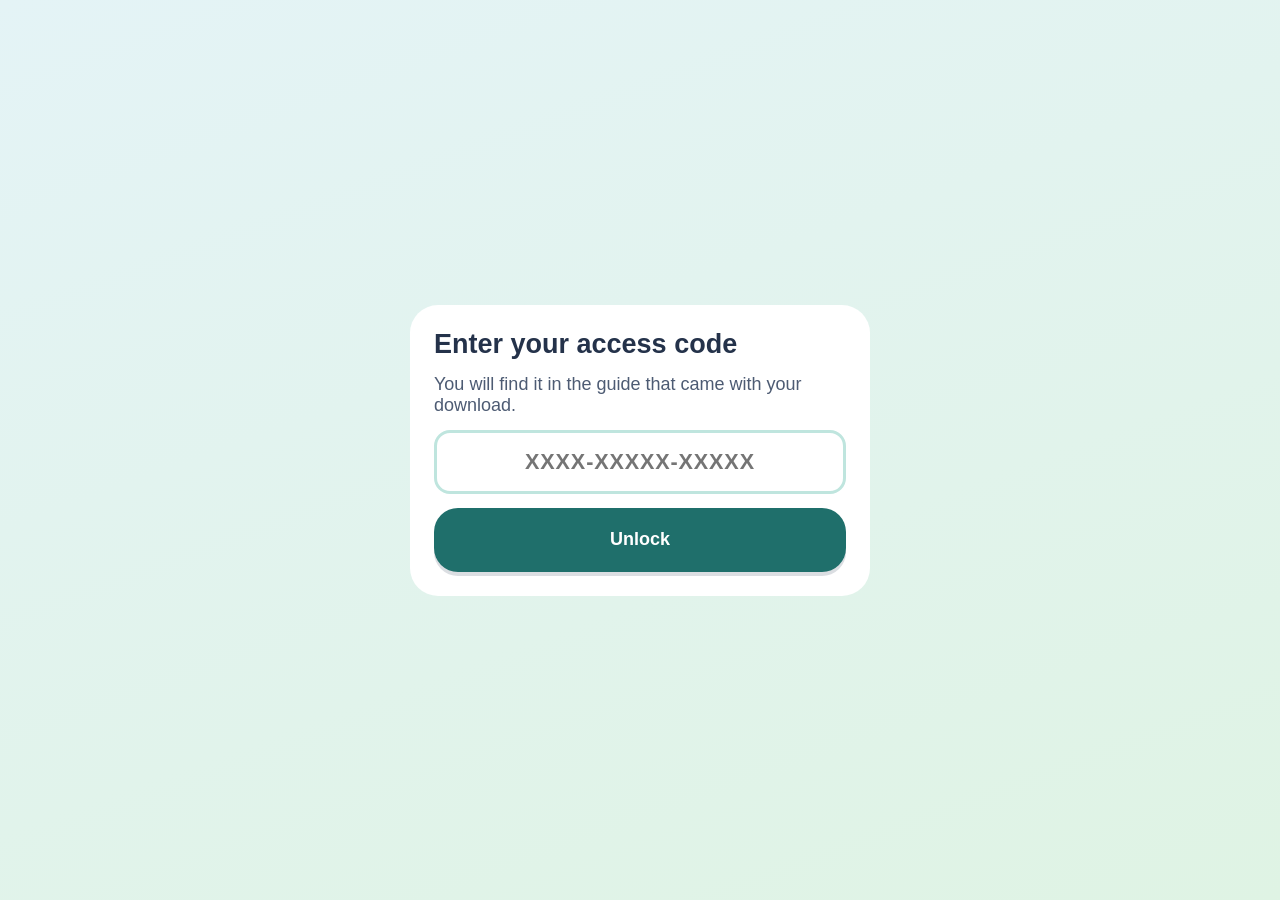
<file: index.html>
<!doctype html>
<html lang="en-GB">
<head>
<meta charset="utf-8">
<meta name="viewport" content="width=device-width, initial-scale=1, viewport-fit=cover">
<meta http-equiv="Content-Security-Policy" content="default-src 'none'; script-src 'self' 'unsafe-inline'; style-src 'self' 'unsafe-inline'; img-src 'self' data: blob:; manifest-src 'self'; worker-src 'self'; connect-src 'none'">
<title>Kids Money Games</title>
<link rel="stylesheet" href="app.css">
<link rel="manifest" href="manifest.webmanifest">
<link rel="apple-touch-icon" href="icons/apple-touch-icon.png">
<meta name="theme-color" content="#e4f3f6">
<meta name="mobile-web-app-capable" content="yes">
<meta name="apple-mobile-web-app-capable" content="yes">
<meta name="apple-mobile-web-app-status-bar-style" content="default">
<meta name="apple-mobile-web-app-title" content="Money Games">

</head>
<body>
<div id="app"></div>
<script src="app.js"></script>
</body>
</html>
</file>
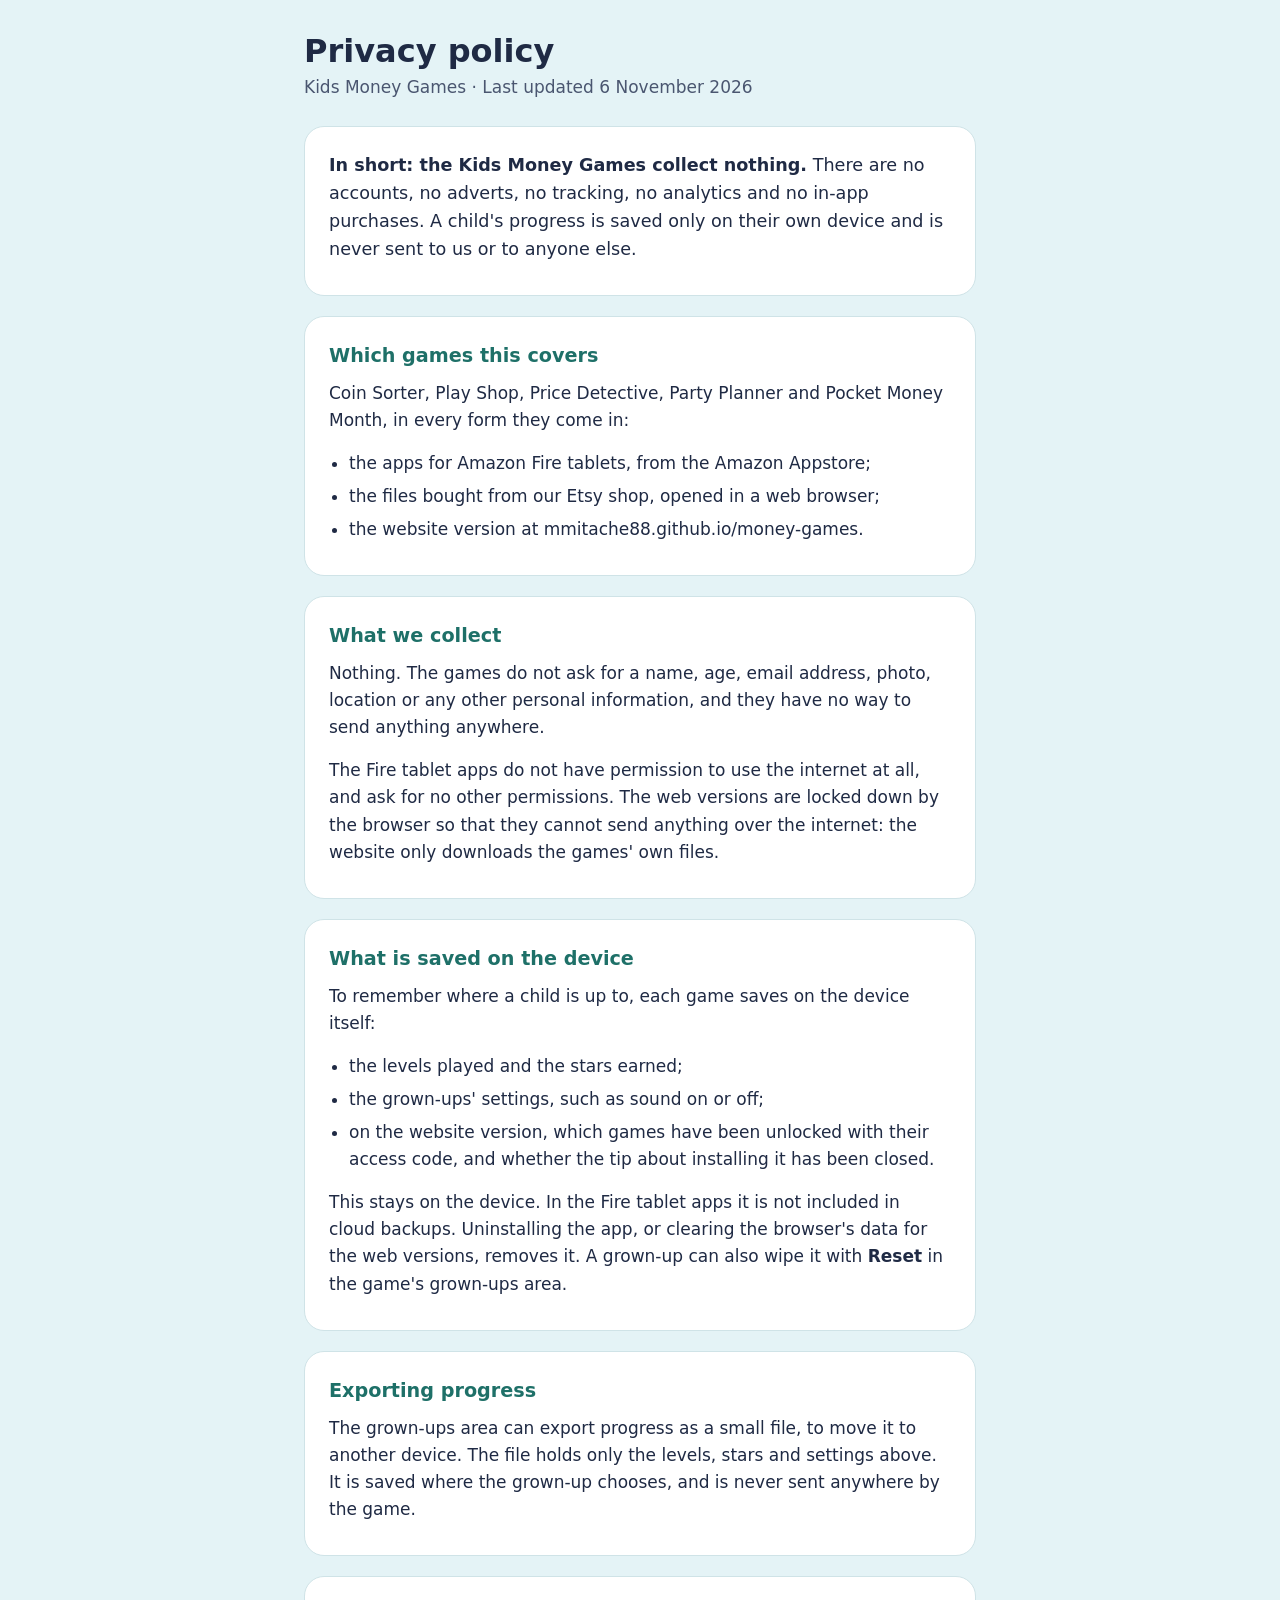
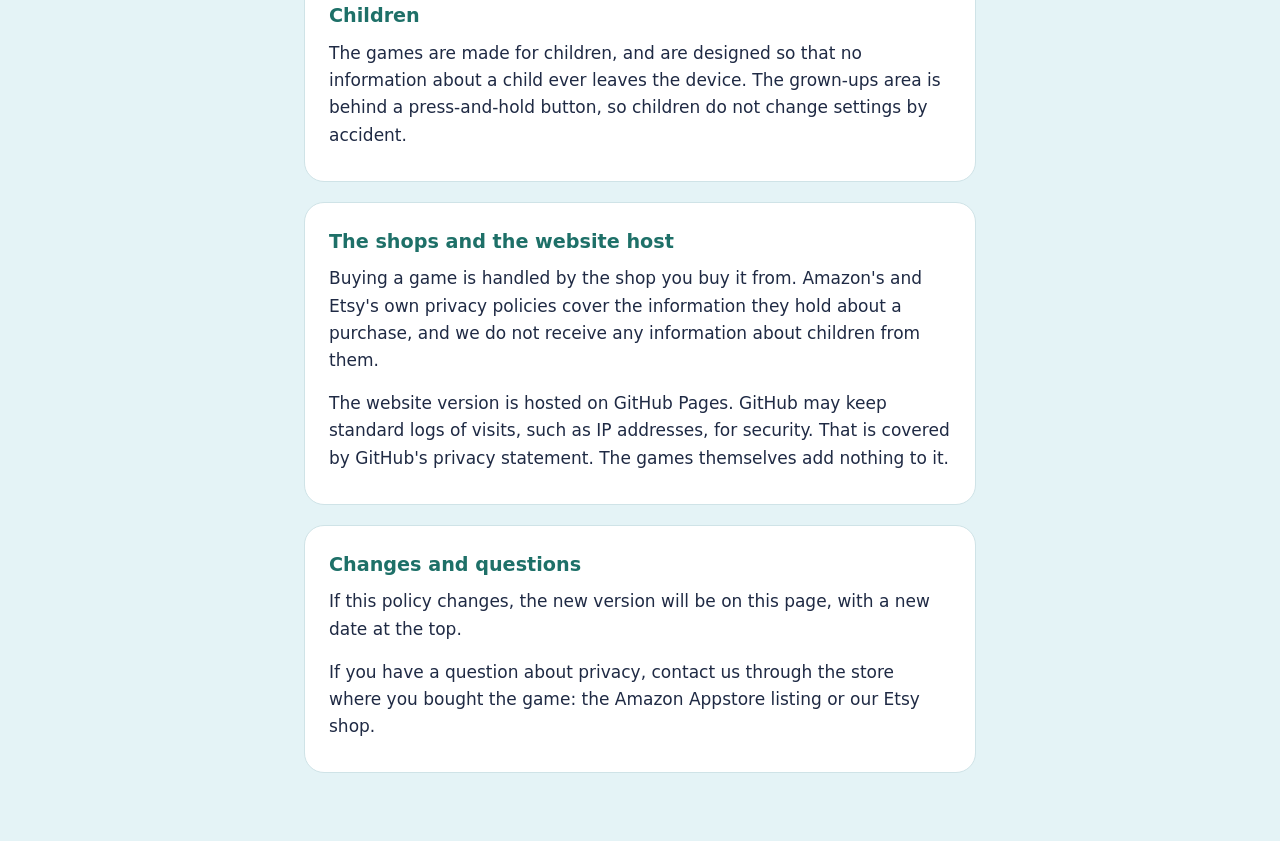
<file: privacy.html>
<!doctype html>
<html lang="en-GB">
<head>
<meta charset="utf-8">
<meta name="viewport" content="width=device-width, initial-scale=1">
<meta http-equiv="Content-Security-Policy" content="default-src 'none'; style-src 'unsafe-inline'">
<meta name="description" content="Privacy policy for the Kids Money Games: Coin Sorter, Play Shop, Price Detective, Party Planner and Pocket Money Month.">
<title>Privacy policy – Kids Money Games</title>
<!--
  The privacy policy for every Kids Money Game: the Amazon Appstore apps
  (kids-money-apps), the Etsy files and this website. It is added by hand and is
  not part of the build from kids-money-games, so a deploy (which copies files
  over this folder) leaves it in place. Keep it to one self-contained file.
-->
<style>
  :root {
    --bg: #e4f3f6;
    --card: #ffffff;
    --text: #1f2a44;
    --soft: #4a5670;
    --accent: #1e7068;
    --line: #cfe3e7;
  }
  @media (prefers-color-scheme: dark) {
    :root {
      --bg: #12202a;
      --card: #1b2c38;
      --text: #e8eef2;
      --soft: #b4c2cc;
      --accent: #7fd1c5;
      --line: #2c4250;
    }
  }
  * { box-sizing: border-box; }
  html { -webkit-text-size-adjust: 100%; }
  body {
    margin: 0;
    background: var(--bg);
    color: var(--text);
    font: 17px/1.6 system-ui, -apple-system, "Segoe UI", Roboto, sans-serif;
  }
  main {
    max-width: 44rem;
    margin: 0 auto;
    padding: 2rem 16px 3rem;
  }
  .card {
    background: var(--card);
    border-radius: 20px;
    padding: 1.5rem 1.5rem 1rem;
    margin-bottom: 1.25rem;
    border: 1px solid var(--line);
  }
  h1 { font-size: 2rem; line-height: 1.2; margin: 0 0 .25rem; }
  h2 { font-size: 1.2rem; margin: 0 0 .5rem; color: var(--accent); }
  p, ul { margin: 0 0 1rem; }
  ul { padding-left: 1.25rem; }
  li { margin-bottom: .35rem; }
  .updated { color: var(--soft); margin-bottom: 1.5rem; }
  .summary { font-size: 1.1rem; }
  strong { font-weight: 650; }
</style>
</head>
<body>
<main>
  <h1>Privacy policy</h1>
  <p class="updated">Kids Money Games · Last updated 6 November 2026</p>

  <div class="card summary">
    <p><strong>In short: the Kids Money Games collect nothing.</strong> There are no accounts, no adverts, no tracking, no analytics and no in-app purchases. A child's progress is saved only on their own device and is never sent to us or to anyone else.</p>
  </div>

  <div class="card">
    <h2>Which games this covers</h2>
    <p>Coin Sorter, Play Shop, Price Detective, Party Planner and Pocket Money Month, in every form they come in:</p>
    <ul>
      <li>the apps for Amazon Fire tablets, from the Amazon Appstore;</li>
      <li>the files bought from our Etsy shop, opened in a web browser;</li>
      <li>the website version at mmitache88.github.io/money-games.</li>
    </ul>
  </div>

  <div class="card">
    <h2>What we collect</h2>
    <p>Nothing. The games do not ask for a name, age, email address, photo, location or any other personal information, and they have no way to send anything anywhere.</p>
    <p>The Fire tablet apps do not have permission to use the internet at all, and ask for no other permissions. The web versions are locked down by the browser so that they cannot send anything over the internet: the website only downloads the games' own files.</p>
  </div>

  <div class="card">
    <h2>What is saved on the device</h2>
    <p>To remember where a child is up to, each game saves on the device itself:</p>
    <ul>
      <li>the levels played and the stars earned;</li>
      <li>the grown-ups' settings, such as sound on or off;</li>
      <li>on the website version, which games have been unlocked with their access code, and whether the tip about installing it has been closed.</li>
    </ul>
    <p>This stays on the device. In the Fire tablet apps it is not included in cloud backups. Uninstalling the app, or clearing the browser's data for the web versions, removes it. A grown-up can also wipe it with <strong>Reset</strong> in the game's grown-ups area.</p>
  </div>

  <div class="card">
    <h2>Exporting progress</h2>
    <p>The grown-ups area can export progress as a small file, to move it to another device. The file holds only the levels, stars and settings above. It is saved where the grown-up chooses, and is never sent anywhere by the game.</p>
  </div>

  <div class="card">
    <h2>Children</h2>
    <p>The games are made for children, and are designed so that no information about a child ever leaves the device. The grown-ups area is behind a press-and-hold button, so children do not change settings by accident.</p>
  </div>

  <div class="card">
    <h2>The shops and the website host</h2>
    <p>Buying a game is handled by the shop you buy it from. Amazon's and Etsy's own privacy policies cover the information they hold about a purchase, and we do not receive any information about children from them.</p>
    <p>The website version is hosted on GitHub Pages. GitHub may keep standard logs of visits, such as IP addresses, for security. That is covered by GitHub's privacy statement. The games themselves add nothing to it.</p>
  </div>

  <div class="card">
    <h2>Changes and questions</h2>
    <p>If this policy changes, the new version will be on this page, with a new date at the top.</p>
    <p>If you have a question about privacy, contact us through the store where you bought the game: the Amazon Appstore listing or our Etsy shop.</p>
  </div>
</main>
</body>
</html>
</file>
<file: app.css>
/* Shared look: soft pastels, chunky rounded shapes, the system font stack. */
:root {
  --ink: #24324a;
  --ink-soft: #4d5b73;
  --paper: #ffffff;
  --sky: #e4f3f6;
  --mint: #dff3e4;
  --sun: #ffd56b;
  --coral: #ff9d8a;
  --lilac: #cfc8f2;
  --teal: #1f6f6b;
  --teal-soft: #bfe5de;
  --radius: 24px;
  --tap: 64px;
  --font: ui-rounded, "SF Pro Rounded", "Segoe UI", Roboto, "Helvetica Neue", Arial, sans-serif;
}

*, *::before, *::after { box-sizing: border-box; }

html, body {
  height: 100%;
  margin: 0;
  background: linear-gradient(160deg, var(--sky), var(--mint));
  color: var(--ink);
  font-family: var(--font);
  font-size: 18px;
  overscroll-behavior: none;
}

#app {
  height: 100vh;
  height: 100dvh;
}

button {
  font: inherit;
  color: inherit;
  cursor: pointer;
}

/* Keyboard focus only, so a tap does not leave a ring behind. */
:focus-visible {
  outline: 4px solid var(--teal);
  outline-offset: 2px;
}

.btn {
  min-width: var(--tap);
  min-height: var(--tap);
  padding: 12px 28px;
  border: 0;
  border-radius: var(--radius);
  background: var(--paper);
  color: var(--ink);
  font-weight: 700;
  box-shadow: 0 4px 0 rgba(36, 50, 74, 0.16);
}

.btn-primary {
  background: var(--teal);
  color: #fff;
}

.btn:active {
  transform: translateY(2px);
  box-shadow: 0 2px 0 rgba(36, 50, 74, 0.16);
}

.icon {
  display: inline-flex;
  width: 1.6em;
  height: 1.6em;
  vertical-align: middle;
}

.icon svg { width: 100%; height: 100%; }

.icon-btn {
  flex: none;
  width: var(--tap);
  height: var(--tap);
  display: inline-flex;
  align-items: center;
  justify-content: center;
  padding: 0;
  border: 0;
  border-radius: 50%;
  background: var(--paper);
  box-shadow: 0 4px 0 rgba(36, 50, 74, 0.16);
}

.stars {
  display: flex;
  justify-content: center;
  gap: 8px;
}

.star { display: inline-flex; font-size: clamp(2.2rem, 11vw, 4rem); }
.stars-small .star { font-size: 1rem; }
.star-won { color: #e8a917; }
.star-empty { color: rgba(36, 50, 74, 0.16); }

/* Celebration */
.celebration {
  position: fixed;
  inset: 0;
  z-index: 50;
  display: flex;
  align-items: center;
  justify-content: center;
  padding: 16px;
  background: rgba(228, 243, 246, 0.86);
  overflow: hidden;
}

.celebration-card {
  position: relative;
  z-index: 1;
  display: flex;
  flex-direction: column;
  gap: 28px;
  padding: clamp(20px, 5vw, 44px);
  border-radius: 32px;
  background: var(--paper);
  box-shadow: 0 10px 0 rgba(36, 50, 74, 0.1);
}

.celebration .star-won { animation: star-in 0.42s ease-out backwards; animation-delay: calc(0.5s + var(--delay)); }

@keyframes star-in {
  from { transform: scale(0.2) rotate(-40deg); opacity: 0; }
}

.celebration-actions {
  display: flex;
  flex-wrap: wrap;
  justify-content: center;
  gap: 14px;
}

.confetti {
  position: absolute;
  inset: 0;
  pointer-events: none;
}

.confetti span {
  position: absolute;
  top: -20px;
  width: 12px;
  height: 18px;
  border-radius: 3px;
  animation: confetti-fall linear forwards;
}

@keyframes confetti-fall {
  to { transform: translateY(110vh) rotate(540deg); }
}

.sparkle {
  position: fixed;
  z-index: 40;
  width: 0;
  height: 0;
  pointer-events: none;
}

.sparkle span {
  position: absolute;
  width: 14px;
  height: 14px;
  margin: -7px;
  border-radius: 50%;
  background: var(--sun);
  box-shadow: 0 0 8px #fff;
  animation: sparkle-out 0.6s ease-out forwards;
}

@keyframes sparkle-out {
  to { transform: translate(var(--x), var(--y)) scale(0.2); opacity: 0; }
}

@media (prefers-reduced-motion: reduce) {
  *, *::before, *::after {
    animation-duration: 0.01ms !important;
    animation-iteration-count: 1 !important;
    transition-duration: 0.01ms !important;
  }
}

/* The coins, shared by every game that uses them (src/shared/coins.js). */

.coin-mini {
  display: inline-block;
  flex: none;
}

/* Coins */
.coin {
  width: var(--size);
  height: var(--size);
  flex: none;
  position: relative;
  perspective: 600px;
  cursor: grab;
  touch-action: none;
  user-select: none;
  -webkit-user-select: none;
  -webkit-touch-callout: none;
}

.coin-face {
  width: 100%;
  height: 100%;
  filter: drop-shadow(0 3px 3px rgba(36, 50, 74, 0.28));
  transition: filter 0.12s ease-out, transform 0.12s ease-out;
}

.coin-svg {
  display: block;
  width: 100%;
  height: 100%;
  overflow: visible;
  pointer-events: none;
}

.coin-value {
  font-family: var(--font);
  font-weight: 800;
  paint-order: stroke;
  stroke: rgba(255, 255, 255, 0.45);
  stroke-width: 4px;
}

.pop { animation: coin-pop 0.26s ease-out; }

@keyframes coin-pop {
  from { transform: scale(0.4); opacity: 0; }
}

/* Picked up: a little bigger, with a longer shadow. */
.coin.dragging {
  z-index: 30;
  cursor: grabbing;
}

.coin.dragging .coin-face {
  transform: scale(1.12);
  filter: drop-shadow(0 16px 12px rgba(36, 50, 74, 0.34));
}

.coin.returning { transition: transform 0.26s ease-out; }

/* A gentle wobble, never a shake. */
.coin.wobble .coin-face { animation: wobble 0.32s ease-in-out; }

@keyframes wobble {
  25% { transform: rotate(-7deg); }
  75% { transform: rotate(7deg); }
}

.coin.landing {
  z-index: 30;
  transition: transform 0.24s ease-in;
}

.coin.landing .coin-face { animation: coin-land 0.44s ease-in forwards; }

@keyframes coin-land {
  0% { transform: rotateY(0) scale(1); opacity: 1; }
  70% { transform: rotateY(360deg) scale(0.8); opacity: 1; }
  100% { transform: rotateY(360deg) scale(0.3); opacity: 0; }
}

/* Screens every game shares: the level picker, the play screen's top bar and
   tray, and the grown-ups area. A game's own classes carry its prefix (cs-, ...). */

/* Level picker (src/shared/level-picker.js) */
.game-home {
  height: 100%;
  display: flex;
  flex-direction: column;
  gap: 16px;
  padding: 16px;
  overflow: auto;
}

.home-top {
  display: grid;
  grid-template-columns: 1fr auto 1fr;
  align-items: center;
  gap: 8px;
}

.home-left { justify-self: start; display: flex; gap: 8px; }
.home-right { justify-self: end; display: flex; gap: 8px; }

.home-title {
  margin: 0;
  font-size: clamp(1.6rem, 6vw, 2.6rem);
  font-weight: 800;
  text-align: center;
}

.level-grid {
  flex: 1;
  display: grid;
  grid-template-columns: repeat(4, minmax(0, 260px));
  justify-content: center;
  align-content: center;
  gap: 20px;
}

@media (max-width: 900px) {
  .level-grid { grid-template-columns: repeat(2, minmax(0, 260px)); }
}

/* Five levels (Price Detective): one row on wide screens; two columns with
   the fifth card centred below on narrower ones, and shorter cards on small
   phones so all five fit without scrolling. Four-level games are untouched. */
@media (min-width: 901px) {
  .level-grid[data-count="5"] { grid-template-columns: repeat(5, minmax(0, 220px)); }
}

@media (max-width: 900px) {
  .level-grid[data-count="5"] .level-card:last-child {
    grid-column: 1 / -1;
    justify-self: center;
    width: calc((100% - 20px) / 2);
  }
}

@media (max-width: 900px) and (max-height: 760px) {
  .level-grid[data-count="5"] { gap: 14px; }
  .level-grid[data-count="5"] .level-card { min-height: 150px; }
}

.level-card {
  position: relative;
  min-height: 190px;
  display: flex;
  flex-direction: column;
  align-items: center;
  justify-content: center;
  gap: 10px;
  padding: 14px;
  border: 0;
  border-radius: var(--radius);
  background: var(--paper);
  box-shadow: 0 6px 0 rgba(36, 50, 74, 0.14);
}

.level-card:active { transform: translateY(3px); box-shadow: 0 3px 0 rgba(36, 50, 74, 0.14); }
.level-locked { background: #eef1f4; }
.level-locked .level-art { opacity: 0.4; }

.level-number {
  position: absolute;
  top: 10px;
  left: 14px;
  font-size: 1.4rem;
  font-weight: 800;
  color: var(--ink-soft);
}

.level-art {
  display: flex;
  align-items: center;
  justify-content: center;
  gap: 4px;
  width: 100%;
}

/* Can shrink, so three coins still fit a narrow card. */
.level-art .coin-mini {
  flex: 0 1 60px;
  min-width: 0;
  aspect-ratio: 1;
}

.level-lock {
  position: absolute;
  top: 10px;
  right: 12px;
  color: var(--ink-soft);
}

.debug-bar {
  display: flex;
  flex-wrap: wrap;
  justify-content: center;
  gap: 8px;
}

/* Play */
/* Play */
.play {
  height: 100%;
  display: flex;
  flex-direction: column;
  gap: 8px;
  padding: 8px 12px;
  overflow: hidden;
  touch-action: none;
  user-select: none;
  -webkit-user-select: none;
}

.play-top {
  display: flex;
  align-items: center;
  justify-content: space-between;
  gap: 12px;
  flex: none;
}

.pips {
  flex: 1;
  display: flex;
  flex-wrap: wrap;
  justify-content: center;
  gap: 6px;
}

.pip {
  width: 14px;
  height: 14px;
  border-radius: 50%;
  background: rgba(36, 50, 74, 0.14);
  transition: background 0.2s;
}

.pip-done { background: var(--teal); }

.prompt {
  align-self: center;
  flex: none;
  min-height: 48px;
  padding: 4px 20px;
  border: 0;
  background: none;
  font-size: clamp(1.1rem, 3.4vw, 1.6rem);
  font-weight: 800;
}

/* The play area takes all the height left over. */
.zones {
  flex: 1;
  min-height: 0;
  display: flex;
  align-items: center;
  justify-content: center;
}

/* The tray sits above the pots, so a dragged coin is never hidden behind one. */
.tray {
  position: relative;
  z-index: 5;
  flex: none;
  display: flex;
  flex-wrap: wrap;
  align-items: center;
  justify-content: center;
  gap: 8px;
  min-height: 124px;
  padding: 10px;
  padding-bottom: calc(10px + env(safe-area-inset-bottom, 0px));
  border-radius: var(--radius);
  background: rgba(255, 255, 255, 0.6);
}

.tray-slot {
  flex: 1 1 0;
  min-width: 0;
  max-width: 140px;
  display: flex;
  align-items: center;
  justify-content: center;
}

/* Parent area. This is the one screen that scrolls. */
.parent {
  height: 100%;
  max-width: 680px;
  margin: 0 auto;
  padding: 16px;
  display: flex;
  flex-direction: column;
  gap: 16px;
  overflow-y: auto;
  -webkit-overflow-scrolling: touch;
}

.parent-top {
  display: flex;
  align-items: center;
  justify-content: space-between;
  gap: 12px;
}

.parent h1 { margin: 0; font-size: 1.8rem; }
.parent h2 { margin: 0 0 10px; font-size: 1.2rem; }
.parent h3 { margin: 16px 0 8px; font-size: 1rem; }

.parent-card {
  flex: none;
  padding: 16px;
  border-radius: var(--radius);
  background: var(--paper);
}

.parent-note {
  margin: 8px 0 0;
  color: var(--ink-soft);
  font-size: 0.95rem;
}

.parent-note:empty { display: none; }

.parent-actions { margin-top: 10px; }

.parent-actions, .choice-row {
  display: flex;
  flex-wrap: wrap;
  align-items: center;
  gap: 10px;
}

.parent-actions .btn, .choice-row .btn {
  background: var(--sky);
  box-shadow: none;
}

.parent-actions .btn-danger { background: #f8d2c9; }

.choice-row .btn[aria-pressed="true"] {
  background: var(--teal);
  color: #fff;
}

.switch {
  width: 100%;
  min-height: var(--tap);
  display: flex;
  align-items: center;
  justify-content: space-between;
  gap: 12px;
  padding: 0;
  border: 0;
  background: none;
  font-weight: 600;
}

.switch-track {
  flex: none;
  width: 64px;
  height: 36px;
  padding: 4px;
  border-radius: 18px;
  background: #b9c2cd;
  transition: background 0.15s;
}

.switch-thumb {
  display: block;
  width: 28px;
  height: 28px;
  border-radius: 50%;
  background: #fff;
  transition: transform 0.15s;
}

.switch[aria-checked="true"] .switch-track { background: var(--teal); }
.switch[aria-checked="true"] .switch-thumb { transform: translateX(28px); }

.progress-list {
  margin: 0;
  padding: 0;
  list-style: none;
}

/* What the child finds hardest: one row per coin, price or other key */
.confused {
  margin: 0;
  padding: 0;
  list-style: none;
}

.confused li {
  display: flex;
  align-items: center;
  gap: 10px;
  padding: 4px 0;
}

.progress-row {
  display: grid;
  grid-template-columns: 1fr auto;
  gap: 2px 12px;
  align-items: center;
  padding: 8px 0;
  font-weight: 600;
}

.progress-row .parent-note { margin: 0; font-weight: 400; }

/* The hold button, with the ring that fills while it is held. */
.gate { position: relative; }

.gate-ring {
  position: absolute;
  inset: 0;
  transform: rotate(-90deg);
  pointer-events: none;
}

.gate-ring svg { width: 100%; height: 100%; }

.gate-ring circle {
  fill: none;
  stroke: var(--teal);
  stroke-width: 6;
  stroke-linecap: round;
  stroke-dasharray: 100;
  stroke-dashoffset: 100;
}

.gate-holding .gate-ring circle {
  stroke-dashoffset: 0;
  transition: stroke-dashoffset 3s linear;
}

.gate-hint {
  position: absolute;
  top: 100%;
  left: 0;
  margin-top: 8px;
  white-space: nowrap;
  font-size: 0.85rem;
  font-weight: 700;
  color: var(--ink-soft);
}

/* Very short screens, such as a phone on its side: every pixel goes to the game. */
@media (max-height: 480px) {
  .play { position: relative; }
  .pips { visibility: hidden; }

  .prompt {
    position: absolute;
    top: 8px;
    left: 92px;
    right: 92px;
    height: var(--tap);
  }

  .level-grid { grid-template-columns: repeat(4, minmax(0, 1fr)); }
  .level-card { min-height: 140px; padding: 8px; }
  /* Five levels in one row here too */
  .level-grid[data-count="5"] { grid-template-columns: repeat(5, minmax(0, 1fr)); }
  .level-grid[data-count="5"] .level-card { min-height: 140px; }
  .level-grid[data-count="5"] .level-card:last-child { grid-column: auto; width: auto; }
  .level-art .coin-mini { flex-basis: 40px; }
}

.level-card.wobble { animation: wobble 0.32s ease-in-out; }

/* Coin Sorter's own styles. Shared screens are in src/shared/game-ui.css and the
   coins in src/shared/coins.css. These class names predate the cs- prefix rule,
   so no other game may use them: pot and pot-*, pots, find-*, target and
   target-*, slot and slot-*, slots, tray-sort, tray-find, tray-few, tray-all,
   coin-choice and coin-choices. */

/* Pots, sized in play.js to fit the zones area. */
.pots {
  display: flex;
  flex-wrap: wrap;
  justify-content: center;
  gap: 16px;
  width: var(--row-width);
}

.pot {
  position: relative;
  flex: none;
  width: var(--pot);
  height: calc(var(--pot) * 1.06);
}

/* The body sits behind the opening, so the whole dark ellipse shows. */
.pot-body {
  position: absolute;
  top: 10%;
  left: 0;
  right: 0;
  bottom: 0;
  border-radius: 50% 50% 26% 26% / 12% 12% 26% 26%;
  background: var(--pot-colour);
  box-shadow: inset 0 -10px 18px rgba(36, 50, 74, 0.14), 0 6px 0 rgba(36, 50, 74, 0.12);
  display: flex;
  align-items: center;
  justify-content: center;
  padding: 18% 8% 6%;
}

.pot-mouth {
  position: absolute;
  top: 0;
  left: 0;
  right: 0;
  height: 22%;
  border-radius: 50%;
  border: 5px solid rgba(255, 255, 255, 0.7);
  background: #5b6677;
  background-clip: padding-box;
  box-shadow: inset 0 8px 14px rgba(0, 0, 0, 0.55), 0 0 0 1px rgba(36, 50, 74, 0.12);
  z-index: 1;
}

.pot-label {
  display: flex;
  flex-wrap: wrap;
  align-items: center;
  justify-content: center;
  gap: 2px;
  width: 100%;
}

.pot-label .coin-mini { width: 44%; aspect-ratio: 1; }
.pot-label .coin-mini:only-child { width: 72%; }

/* Level 3: the coin to find, above its pot. */
.find-area {
  display: flex;
  flex-direction: column;
  align-items: center;
  gap: 16px;
}

.find-sideways { flex-direction: row; }

.target {
  position: relative;
  flex: none;
  width: var(--target);
  height: var(--target);
  padding: 0;
  border: 0;
  background: none;
  filter: drop-shadow(0 5px 5px rgba(36, 50, 74, 0.28));
}

.target-speaker {
  position: absolute;
  right: -6px;
  bottom: -6px;
  width: 44px;
  height: 44px;
  display: flex;
  align-items: center;
  justify-content: center;
  border-radius: 50%;
  background: var(--paper);
  font-size: 15px;
}

/* Level 4: numbered slots, with steps that rise from left to right. */
.slots {
  display: grid;
  justify-content: center;
  gap: 16px;
}

.slot {
  display: flex;
  flex-direction: column;
  align-items: center;
  gap: 2px;
}

.slot-hold {
  width: var(--slot);
  height: var(--slot);
  display: flex;
  align-items: center;
  justify-content: center;
  border: 4px dashed rgba(36, 50, 74, 0.32);
  border-radius: 50%;
  background: rgba(255, 255, 255, 0.55);
}

.slot-filled .slot-hold {
  border: 4px solid transparent;
  background: none;
}

.slot-hold .coin-mini { width: 100%; height: 100%; }

.slot-number {
  font-weight: 800;
  font-size: 1.1rem;
  line-height: 24px;
}

.slot::after {
  content: "";
  width: 70%;
  height: calc(4px + var(--step) * 28px);
  margin-top: calc(28px - var(--step) * 28px);
  border-radius: 4px;
  background: #6fbfb4;
}

/* Fixed slots in one row, so the other coins stay put when one is taken. */
.tray-sort, .tray-find, .tray-few {
  flex-wrap: nowrap;
  min-height: calc(var(--coin-max, 100px) + 20px + env(safe-area-inset-bottom, 0px));
}

.tray-all .tray-slot {
  flex: none;
  width: var(--size);
  height: var(--size);
  max-width: none;
}

.coin-choices {
  display: grid;
  grid-template-columns: repeat(4, minmax(0, 1fr));
  gap: 10px;
}

.coin-choice {
  position: relative;
  min-height: var(--tap);
  aspect-ratio: 1;
  max-height: 110px;
  justify-self: center;
  width: 100%;
  max-width: 110px;
  padding: 8px;
  border: 4px solid transparent;
  border-radius: 20px;
  background: var(--sky);
}

.coin-choice svg { display: block; width: 100%; height: 100%; }
.coin-choice[aria-pressed="true"] { border-color: var(--teal); }
.coin-choice[aria-pressed="false"] { background: #eef1f4; }
.coin-choice[aria-pressed="false"] svg { opacity: 0.3; }

/* The grown-ups area's coins to practise */
.confused .coin-mini { width: 44px; height: 44px; }

/* Party Planner's own styles. Shared screens are in src/shared/game-ui.css.
   Every class here starts with pp-. */

/* Party items, at any size the parent box gives them */
.pp-item, .pp-item-mini {
  display: inline-block;
  flex: none;
  aspect-ratio: 1;
}

.pp-item-svg { display: block; width: 100%; height: 100%; overflow: visible; }

.level-art .pp-item-mini {
  flex: 0 1 60px;
  min-width: 34px;
}

.hub-art .pp-item-mini { width: 66px; height: 66px; }

/* A small price tag with a few words, for the home screen's cards */
.pp-tag-mini {
  display: inline-flex;
  align-items: center;
  flex: none;
  height: 36px;
  padding: 0 10px;
  border-radius: 8px 14px 14px 8px;
  background: #fff3c4;
  font-weight: 800;
  white-space: nowrap;
}

@media (max-height: 480px), (max-width: 400px) {
  .level-art .pp-tag-mini { height: 28px; padding: 0 6px; font-size: 0.8rem; }
  .level-art .pp-item-mini { flex-basis: 44px; }
}

/* The birthday child. The head tilts when thinking, the whole child jumps
   when excited, and the two mouths take turns while talking. */
.pp-child {
  position: relative;
  flex: none;
  aspect-ratio: 1;
}

.pp-child-svg {
  display: block;
  width: 100%;
  height: 100%;
  overflow: visible;
  filter: drop-shadow(0 3px 3px rgba(36, 50, 74, 0.2));
}

.pp-child-head {
  transform-box: view-box;
  transform-origin: 100px 140px;
}

.pp-child[data-expression="thinking"] .pp-child-head { transform: rotate(6deg); }
.pp-child[data-expression="excited"] { animation: pp-jump 0.5s ease-out; }

@keyframes pp-jump {
  40% { transform: translateY(-12px); }
}

.pp-mouth-open, .pp-mouth-shut { animation: pp-talk 0.36s infinite; }
.pp-mouth-shut { animation-delay: -0.18s; }

@keyframes pp-talk {
  0%, 49% { opacity: 1; }
  50%, 100% { opacity: 0; }
}

/* No flapping mouth with reduced motion: just the smile. */
@media (prefers-reduced-motion: reduce) {
  .pp-mouth-open { display: none; }
  .pp-mouth-shut { animation: none; opacity: 1; }
}

/* The planner: the birthday child across the top, the shop, and beside it (or
   below it on narrow screens) the basket, the meter and "Party time!" */
.pp-planner {
  width: 100%;
  max-width: 1100px;
  height: 100%;
  min-height: 0;
  display: grid;
  grid-template-columns: minmax(0, 1fr) clamp(240px, 30vw, 340px);
  grid-template-rows: auto minmax(0, 1fr);
  grid-template-areas: "header header" "shop side";
  gap: 12px;
}

.pp-header {
  grid-area: header;
  display: flex;
  align-items: center;
  gap: 12px;
  min-width: 0;
}

.pp-header .pp-child { height: clamp(72px, 13vh, 120px); }

/* What the birthday child says, with a tail pointing at them */
.pp-bubble {
  position: relative;
  min-width: 0;
  padding: 10px 16px;
  border-radius: 20px;
  background: var(--paper);
  box-shadow: 0 4px 0 rgba(36, 50, 74, 0.1);
  font-weight: 800;
  font-size: clamp(1rem, 2.4vh, 1.3rem);
}

.pp-bubble::before {
  content: "";
  position: absolute;
  top: 50%;
  left: -10px;
  margin-top: -10px;
  border: 10px solid transparent;
  border-left: 0;
  border-right-color: var(--paper);
}

/* The shop: one row per line of the party list, which scrolls if it must */
.pp-shop {
  grid-area: shop;
  min-height: 0;
  overflow-y: auto;
  display: flex;
  flex-direction: column;
  gap: 10px;
  padding: 2px 4px 8px 2px;
}

.pp-row {
  padding: 8px 10px 10px;
  border-radius: 18px;
  background: rgba(255, 255, 255, 0.55);
}

.pp-row[data-kind="wish"] { background: rgba(207, 200, 242, 0.35); }

.pp-row-title {
  margin: 0 0 6px 4px;
  font-size: 1rem;
  font-weight: 800;
  color: var(--ink-soft);
}

.pp-row-cards {
  display: flex;
  flex-wrap: wrap;
  gap: 8px;
}

/* A choice: its picture, name and pack, which adds a pack when tapped, and
   its price tag, which says it aloud */
.pp-card {
  flex: 1 1 180px;
  max-width: 280px;
  display: flex;
  align-items: stretch;
  border-radius: 16px;
  background: var(--paper);
  box-shadow: 0 3px 0 rgba(36, 50, 74, 0.14);
}

.pp-card-pick {
  flex: 1;
  min-width: 0;
  min-height: var(--tap);
  display: grid;
  grid-template-columns: auto minmax(0, 1fr);
  grid-template-rows: auto auto;
  align-content: center;
  column-gap: 8px;
  padding: 6px 4px 6px 8px;
  border: 0;
  border-radius: 16px 0 0 16px;
  background: none;
  text-align: left;
}

.pp-card-pick .pp-item { grid-row: 1 / 3; width: clamp(44px, 7vh, 60px); align-self: center; }
.pp-card-name { font-weight: 800; line-height: 1.15; }
.pp-card-pack { font-size: 0.85rem; font-weight: 700; color: var(--ink-soft); }
.pp-card-pick:active { transform: translateY(2px); }

.pp-tag {
  flex: none;
  min-width: var(--tap);
  min-height: var(--tap);
  display: flex;
  flex-direction: column;
  align-items: center;
  justify-content: center;
  gap: 2px;
  padding: 4px 10px;
  border: 0;
  border-radius: 0 16px 16px 0;
  background: #fff3c4;
}

.pp-tag-price { font-size: 1.15rem; font-weight: 800; line-height: 1; }

.pp-tag-offer {
  padding: 2px 6px;
  border-radius: 999px;
  background: var(--coral);
  font-size: 0.7rem;
  font-weight: 800;
  white-space: nowrap;
}

/* Beside the shop: the basket, the meter and "Party time!" */
.pp-side {
  grid-area: side;
  min-height: 0;
  display: flex;
  flex-direction: column;
  gap: 10px;
}

.pp-basket {
  flex: 1;
  min-height: 0;
  overflow-y: auto;
  display: flex;
  flex-direction: column;
  gap: 6px;
  padding: 10px;
  border-radius: 18px;
  background: var(--paper);
}

.pp-basket-empty { margin: auto 0; color: var(--ink-soft); text-align: center; }

.pp-line {
  min-height: 44px;
  display: flex;
  align-items: center;
  gap: 8px;
  font-weight: 700;
}

.pp-line .pp-item-mini { width: 34px; }
.pp-line-name { flex: 1; min-width: 0; }
.pp-line-cost { font-weight: 800; }

/* The meter: spent and money left, the largest text after the prices */
.pp-meter {
  flex: none;
  display: flex;
  gap: 8px;
}

.pp-meter-part {
  flex: 1;
  display: flex;
  flex-direction: column;
  align-items: center;
  padding: 6px 8px;
  border-radius: 16px;
  background: var(--paper);
}

.pp-meter-part[hidden] { display: none; }
.pp-meter-left { background: #e7f6ef; }
.pp-meter-label { font-size: 0.85rem; font-weight: 700; color: var(--ink-soft); white-space: nowrap; }
.pp-meter-value { font-size: clamp(1.4rem, 3.6vh, 2rem); font-weight: 800; line-height: 1.1; white-space: nowrap; }

.pp-go { flex: none; min-height: var(--tap); font-size: 1.2rem; }

/* Narrow screens, such as a tablet upright or a phone: the shop above, and
   the basket, meter and button below, always in view */
@media (max-width: 800px) {
  .pp-planner {
    grid-template-columns: minmax(0, 1fr);
    grid-template-rows: auto minmax(0, 1fr) auto;
    grid-template-areas: "header" "shop" "side";
    gap: 8px;
  }

  .pp-side {
    display: grid;
    grid-template-columns: minmax(0, 1fr) auto;
    gap: 8px;
  }

  .pp-basket { grid-column: 1 / -1; max-height: 18vh; flex-direction: row; flex-wrap: wrap; padding: 6px 10px; }
  .pp-basket-empty { margin: 0 auto; }
  .pp-line { min-height: 36px; }
  /* Two to a row, each half the width, so a third never stretches across */
  .pp-card { flex: 0 1 calc(50% - 4px); max-width: none; }
}

/* Phones: one choice per row, so names and pack sizes are never squeezed,
   and a meter that fits beside "Party time!" */
@media (max-width: 480px) {
  .pp-card { flex-basis: 100%; }
  .pp-meter-part { padding: 4px 6px; }
  .pp-meter-value { font-size: 1.2rem; }
  .pp-go { padding: 10px 14px; font-size: 1.05rem; }
}

/* Phones on their side: short but wide, so the shop and the basket stand
   side by side again, as on a tablet, rather than the shop getting one card's
   height */
@media (max-width: 800px) and (max-height: 520px) and (orientation: landscape) {
  .pp-planner {
    grid-template-columns: minmax(0, 1fr) clamp(200px, 32vw, 260px);
    grid-template-rows: auto minmax(0, 1fr);
    grid-template-areas: "header header" "shop side";
  }

  .pp-side { display: flex; flex-direction: column; }
  .pp-basket { max-height: none; flex-direction: column; flex-wrap: nowrap; }
  .pp-card { flex: 1 1 100%; }
}

/* Short screens, such as a phone on its side: a smaller birthday child */
@media (max-height: 520px) {
  .pp-header .pp-child { height: 64px; }
  .pp-bubble { padding: 6px 12px; font-size: 0.95rem; }
  .pp-meter-value { font-size: 1.3rem; }
}

/* The party scene */
.pp-scene { width: 100%; }
.pp-scene-svg { display: block; width: 100%; height: auto; border-radius: 18px; }

/* The grown-ups area's list of things to practise. Its names are longer than
   the other games' coins and prices, so on a phone the count moves under the
   name, whole, rather than "4" and "mistakes" splitting beside it. (Browsers
   without :has keep the shared layout.) */
.pp-practise { font-weight: 700; white-space: normal; }
.confused li:has(> .pp-practise) { flex-wrap: wrap; row-gap: 0; white-space: nowrap; }

/* ?debug=1&items=1: every item, the birthday child's looks and expressions,
   and the party scene */
.pp-gallery {
  height: 100%;
  overflow: auto;
  padding: 16px 24px;
}

.pp-gallery h2 { margin: 16px 0 8px; }

.pp-gallery-grid {
  display: grid;
  grid-template-columns: repeat(auto-fill, minmax(150px, 1fr));
  gap: 16px;
}

.pp-gallery-item, .pp-gallery-scene {
  margin: 0;
  display: flex;
  flex-direction: column;
  align-items: center;
  gap: 10px;
  padding: 12px;
  border-radius: var(--radius);
  background: var(--paper);
}

.pp-gallery-item .pp-item { width: 110px; height: 110px; }
.pp-gallery-item .pp-child { width: 130px; }
.pp-gallery-item figcaption, .pp-gallery-scene figcaption { font-weight: 700; color: var(--ink-soft); text-align: center; }

.pp-gallery-scenes {
  display: grid;
  grid-template-columns: repeat(auto-fill, minmax(320px, 1fr));
  gap: 16px;
}

/* Shopping, checking and the party (milestone 2) */
.pp-planner[hidden], .pp-party[hidden] { display: none; }

/* The party list's ticks: live at levels 1 and 2, after "Party time!" from
   level 3. A need that is short is outlined, and named in the bubble. */
.pp-row-title { display: flex; align-items: center; gap: 8px; }

.pp-row-tick {
  display: none;
  width: 24px;
  height: 24px;
  border-radius: 50%;
  background: var(--teal);
  color: #fff;
  font-size: 0.85rem;
  line-height: 24px;
  text-align: center;
}

.pp-row[data-done="true"] .pp-row-tick { display: inline-block; }
.pp-row[data-done="true"] .pp-row-tick::after { content: "\2713"; }
.pp-row[data-short] { box-shadow: inset 0 0 0 3px var(--coral); }

/* How many packs of a choice are in the basket */
.pp-card { position: relative; }
.pp-card.wobble { animation: wobble 0.32s ease-in-out; }

.pp-card-count {
  position: absolute;
  z-index: 1;
  top: -8px;
  left: -6px;
  min-width: 34px;
  padding: 2px 8px;
  border-radius: 999px;
  background: var(--teal);
  color: #fff;
  font-size: 0.85rem;
  font-weight: 800;
  text-align: center;
}

.pp-card-count[data-count="0"] { display: none; }

/* A basket line: tap to take one pack out. It never shrinks: a full basket
   scrolls instead of squashing its lines together. It is never wider than
   the basket either: a long name wraps. */
.pp-line {
  flex: none;
  width: 100%;
  max-width: 100%;
  min-height: var(--tap);
  padding: 4px 8px;
  border: 0;
  border-radius: 12px;
  background: #f4f7fb;
  text-align: left;
}

@media (max-width: 800px) {
  .pp-line { width: auto; min-height: var(--tap); }
}

/* Over budget: how much over, in words and with a mark, not only in colour */
.pp-meter.wobble { animation: wobble 0.32s ease-in-out; }
.pp-meter-left[data-over] { background: #ffe2dc; box-shadow: inset 0 0 0 3px var(--coral); }

.pp-meter-left[data-over] .pp-meter-value::before {
  content: "!";
  display: inline-block;
  width: 1.1em;
  height: 1.1em;
  margin-right: 6px;
  border-radius: 50%;
  background: var(--coral);
  color: var(--ink);
  font-size: 0.8em;
  line-height: 1.1em;
  text-align: center;
  vertical-align: middle;
}

/* The party: the room, then the birthday child cheering and the money left */
.pp-party {
  width: 100%;
  max-width: 820px;
  height: 100%;
  min-height: 0;
  display: flex;
  flex-direction: column;
  align-items: center;
  justify-content: center;
  gap: 12px;
}

.pp-party .pp-scene { width: min(100%, calc((100vh - 300px) * 400 / 260)); min-width: 260px; }

.pp-party-cheer { display: flex; align-items: center; gap: 14px; }
.pp-party-cheer .pp-child { height: clamp(72px, 14vh, 130px); }
.pp-party-words { display: flex; flex-direction: column; gap: 6px; }
.pp-party-left { margin: 0; font-size: clamp(1.2rem, 3.4vh, 1.8rem); font-weight: 800; }

.pp-party-extras {
  align-self: flex-start;
  margin: 0;
  padding: 4px 12px;
  border-radius: 999px;
  background: var(--lilac);
  font-weight: 800;
}

@media (max-height: 520px) {
  .pp-party { flex-direction: row; }
  .pp-party .pp-scene { width: min(60%, calc((100vh - 110px) * 400 / 260)); min-width: 0; }
}
/* Level 5's offer on a basket line: "1 free", "Half price" */
.pp-line-offer {
  display: inline-block;
  margin-left: 6px;
  padding: 0 8px;
  border-radius: 999px;
  background: var(--sun);
  font-size: 0.8em;
  white-space: nowrap;
}

/* Level 5's surprise guests: the bubble wobbles once */
.pp-bubble.wobble { animation: wobble 0.32s ease-in-out; }

/* Level 5's change from the note, under the money left */
.pp-party-change { margin: 0; font-size: clamp(1rem, 2.8vh, 1.4rem); font-weight: 700; }

/* Play Shop's own styles. Shared screens are in src/shared/game-ui.css and the
   coins in src/shared/coins.css. Every class here starts with ps-. */

/* Toys */
.ps-toy, .ps-toy-mini {
  display: inline-block;
  flex: none;
}

.ps-toy-svg {
  display: block;
  width: 100%;
  height: 100%;
}

.ps-toy-text {
  font-family: var(--font);
  font-weight: 800;
}

.level-art .ps-toy-mini {
  flex: 0 1 60px;
  min-width: 0;
  aspect-ratio: 1;
}

.hub-art .ps-toy-mini { width: 66px; height: 66px; }

/* The shopkeeper. The head tilts for "hmm", the whole figure bounces when
   happy, and the two mouths take turns while talking. */
.ps-shopkeeper {
  position: relative;
  flex: none;
  aspect-ratio: 1;
}

.ps-shopkeeper-svg {
  display: block;
  width: 100%;
  height: 100%;
  overflow: visible;
  filter: drop-shadow(0 3px 3px rgba(36, 50, 74, 0.2));
}

.ps-shopkeeper-head {
  transform-box: view-box;
  transform-origin: 100px 132px;
}

.ps-shopkeeper[data-expression="hmm"] .ps-shopkeeper-head { transform: rotate(-7deg); }
.ps-shopkeeper[data-expression="happy"] { animation: ps-bounce 0.5s ease-out; }

@keyframes ps-bounce {
  40% { transform: translateY(-10px); }
}

.ps-mouth-open, .ps-mouth-shut { animation: ps-talk 0.36s infinite; }
.ps-mouth-shut { animation-delay: -0.18s; }

@keyframes ps-talk {
  0%, 49% { opacity: 1; }
  50%, 100% { opacity: 0; }
}

/* No flapping mouth with reduced motion: just the smile. */
@media (prefers-reduced-motion: reduce) {
  .ps-mouth-open { display: none; }
  .ps-mouth-shut { animation: none; opacity: 1; }
}

/* The shop: shopkeeper behind the counter, the toy and till on it, the mat in front. */
.ps-shop {
  width: 100%;
  max-width: 760px;
  height: 100%;
  min-height: 0;
  display: flex;
  flex-direction: column;
}

.ps-back {
  flex: 1 1 0;
  min-height: 0;
  display: flex;
  align-items: flex-end;
  justify-content: center;
  gap: 12px;
}

/* No wider than about half the screen, so the speech bubble fits beside them
   on a tall, narrow phone. */
.ps-back .ps-shopkeeper {
  height: 100%;
  max-height: min(300px, 55vw);
}

.ps-bubble {
  position: relative;
  align-self: center;
  max-width: 46%;
  padding: 10px 16px;
  border-radius: 20px;
  background: var(--paper);
  box-shadow: 0 4px 0 rgba(36, 50, 74, 0.1);
  font-weight: 800;
  font-size: clamp(1rem, 2.6vh, 1.35rem);
}

/* The bubble's tail, pointing at the shopkeeper */
.ps-bubble::before {
  content: "";
  position: absolute;
  top: 50%;
  left: -10px;
  margin-top: -10px;
  border: 10px solid transparent;
  border-left: 0;
  border-right-color: var(--paper);
}

/* The counter covers the bottom of the shopkeeper, so they stand behind it. */
.ps-counter {
  position: relative;
  z-index: 1;
  flex: none;
  margin-top: -18px;
  display: flex;
  align-items: flex-end;
  justify-content: center;
  gap: clamp(10px, 4vw, 64px);
  padding: 14px clamp(10px, 3vw, 24px) 12px;
  border-radius: 22px;
  background: #f3dcc0;
  box-shadow: 0 8px 0 #e2c3a1;
}

.ps-goods {
  display: flex;
  align-items: center;
  gap: 4px;
}

.ps-goods .ps-toy {
  width: clamp(64px, min(17vh, 20vw), 150px);
  aspect-ratio: 1;
}

/* The till is a button like the game's others: a white card with a shadow,
   which presses down when tapped. */
.ps-till {
  flex: none;
  width: clamp(70px, min(13vh, 16vw), 116px);
  aspect-ratio: 120 / 110;
  padding: 6px;
  border: 0;
  border-radius: 20px;
  background: var(--paper);
  box-shadow: 0 5px 0 rgba(36, 50, 74, 0.18);
}

.ps-till:active {
  transform: translateY(3px);
  box-shadow: 0 2px 0 rgba(36, 50, 74, 0.18);
}

.ps-till svg { display: block; width: 100%; height: 100%; }

/* Coins on the mat and nothing moved for a moment (data-ready, see play.js):
   a warm glow pulses round the till and the till inside breathes. The button
   itself stays still, so it is easy to hit. */
.ps-till[data-ready] { animation: ps-till-glow 1.4s ease-in-out infinite; }
.ps-till[data-ready] svg { animation: ps-till-breathe 1.4s ease-in-out infinite; }

@keyframes ps-till-glow {
  0%, 100% { box-shadow: 0 5px 0 rgba(36, 50, 74, 0.18), 0 0 0 0 rgba(255, 213, 107, 0.9); }
  50% { box-shadow: 0 5px 0 rgba(36, 50, 74, 0.18), 0 0 0 10px rgba(255, 213, 107, 0.9); }
}

@keyframes ps-till-breathe {
  50% { transform: scale(1.08); }
}

/* With reduced motion, a steady glow instead */
@media (prefers-reduced-motion: reduce) {
  .ps-till[data-ready], .ps-till[data-ready] svg { animation: none; }
  .ps-till[data-ready] { box-shadow: 0 5px 0 rgba(36, 50, 74, 0.18), 0 0 0 8px rgba(255, 213, 107, 0.9); }
}

/* The bag on the counter, which bought toys fly into */
.ps-bag {
  flex: none;
  width: clamp(44px, min(10vh, 12vw), 92px);
  aspect-ratio: 100 / 110;
}

.ps-bag svg { display: block; width: 100%; height: 100%; }

.ps-toy-bagging {
  position: relative;
  z-index: 2;
  transition: transform 0.5s ease-in, opacity 0.5s ease-in;
  opacity: 0;
}

/* A gentle wobble of the till after a wrong payment, never a shake */
.ps-till.wobble { animation: wobble 0.32s ease-in-out; }

/* Where the child puts the coins to pay, with the running total at its corner */
.ps-mat-area {
  position: relative;
  flex: none;
  margin-top: 18px;
}

.ps-total {
  position: absolute;
  top: -14px;
  right: -6px;
  min-width: 64px;
  padding: 4px 12px;
  border-radius: 999px;
  background: var(--teal);
  color: #fff;
  font-size: 1.3rem;
  font-weight: 800;
  text-align: center;
  box-shadow: 0 3px 0 rgba(36, 50, 74, 0.15);
}

.ps-total:empty { display: none; }

/* At least one row of the level's biggest coin (set in play.js), plus the
   padding and border, so the shop never jumps when a coin lands. */
.ps-mat {
  min-height: max(clamp(84px, 15vh, 130px), calc(var(--ps-mat-coin, 64px) + 24px));
  padding: 8px;
  display: flex;
  flex-wrap: wrap;
  align-items: center;
  justify-content: center;
  gap: 8px;
  border: 4px dashed rgba(36, 50, 74, 0.3);
  border-radius: var(--radius);
  background: rgba(255, 255, 255, 0.55);
}

/* Level 4: three piles of change on the mat, each its coins and its amount */
.ps-pile {
  flex: 0 1 auto;
  min-width: var(--tap);
  min-height: var(--tap);
  max-width: 34%;
  display: flex;
  flex-direction: column;
  align-items: center;
  justify-content: center;
  gap: 4px;
  padding: 8px 12px;
  border: 0;
  border-radius: 18px;
  background: var(--paper);
  box-shadow: 0 4px 0 rgba(36, 50, 74, 0.12);
}

.ps-pile-coins {
  display: flex;
  flex-wrap: wrap;
  justify-content: center;
  gap: 2px;
}

.ps-pile-coins .coin-mini { width: clamp(30px, 5vh, 42px); height: clamp(30px, 5vh, 42px); }

/* Narrow phones, and phones on their side: the three piles stay side by side,
   with smaller pictures of the coins. The amount underneath stays large. */
@media (max-width: 480px), (max-height: 520px) {
  .ps-pile { max-width: calc((100% - 16px) / 3); padding: 8px 6px; }
  .ps-pile-coins .coin-mini { width: 26px; height: 26px; }
}
.ps-pile-amount { font-size: 1.2rem; font-weight: 800; }
.ps-pile.wobble { animation: wobble 0.32s ease-in-out; }

/* The coin has been handed over, so the purse rests while the change is chosen. */
.play[data-choosing="true"] .tray .coin { opacity: 0.35; }

/* The purse: each coin keeps its own size and the purse wraps onto a second
   row on narrow screens, so coins never squeeze together. */
.tray-pay .tray-slot, .tray-change .tray-slot {
  flex: none;
  width: var(--size);
  height: var(--size);
  max-width: none;
}

/* Short screens, such as a phone on its side: the shopkeeper, the counter and
   the mat stand side by side in one row, as height is what is short. */
@media (max-height: 520px) {
  .ps-shop {
    max-width: none;
    display: grid;
    grid-template-columns: auto auto minmax(0, 1fr);
    align-content: center;
    align-items: center;
    column-gap: 12px;
  }

  .ps-back {
    flex-direction: column;
    align-items: center;
    justify-content: center;
    gap: 6px;
  }

  .ps-back .ps-shopkeeper {
    height: auto;
    width: clamp(90px, 16vw, 140px);
  }

  /* No room for the bubble here: the price is on the tag, and still spoken. */
  .ps-bubble { display: none; }

  .ps-counter { margin-top: 0; padding: 6px 12px; gap: 10px; }
  .ps-goods .ps-toy { width: 64px; }
  .ps-tag { padding-top: 6px; padding-bottom: 6px; }
  .ps-tag-price { font-size: 1.4rem; }
  .ps-tag-coin { width: 30px; height: 30px; }
  /* 70px wide is 64px tall, the smallest touch target */
  .ps-till { width: 70px; }
  .ps-mat { min-height: max(64px, calc(var(--ps-mat-coin, 56px) + 16px)); padding: 4px; }
  .ps-mat-area { margin-top: 0; }
  .ps-bag { width: 40px; }
}

/* A phone held upright with a tall purse, chosen by measuring in play.js
   (data-ps-fit="compact"): the counter goes on top, and the shopkeeper stands
   beside the mat. The level's name and the speech bubble make way; the price
   is on the tag and still spoken. */
.play[data-ps-fit="compact"] .prompt { display: none; }

.play[data-ps-fit="compact"] .ps-shop {
  height: auto;
  display: grid;
  grid-template-columns: auto minmax(0, 1fr);
  gap: 8px;
}

.play[data-ps-fit="compact"] .ps-counter {
  grid-column: 1 / -1;
  margin-top: 0;
  padding: 8px 10px;
}

.play[data-ps-fit="compact"] .ps-back {
  grid-column: 1;
  grid-row: 2;
  align-items: center;
}

.play[data-ps-fit="compact"] .ps-back .ps-shopkeeper {
  height: auto;
  width: clamp(96px, 28vw, 124px);
}

.play[data-ps-fit="compact"] .ps-bubble { display: none; }

.play[data-ps-fit="compact"] .ps-mat-area {
  grid-column: 2;
  grid-row: 2;
  margin-top: 0;
  display: flex;
}

.play[data-ps-fit="compact"] .ps-mat { flex: 1; min-height: max(96px, calc(var(--ps-mat-coin, 72px) + 24px)); }
.play[data-ps-fit="compact"] .ps-tag { padding-top: 6px; padding-bottom: 6px; }
.play[data-ps-fit="compact"] .ps-tag-coin { width: 30px; height: 30px; }

/* The smallest phones held upright, when even compact leaves no room
   (data-ps-fit="tight"): a smaller shopkeeper at the end of the counter, the
   bag put away (toys fly to the shopkeeper instead), and the mat the full
   width below. */
.play[data-ps-fit="tight"] .prompt { display: none; }

.play[data-ps-fit="tight"] .ps-shop {
  height: auto;
  display: grid;
  grid-template-columns: auto minmax(0, 1fr);
  align-items: center;
  gap: 8px;
}

.play[data-ps-fit="tight"] .ps-back .ps-shopkeeper { height: 64px; width: 64px; }
.play[data-ps-fit="tight"] .ps-bubble,
.play[data-ps-fit="tight"] .ps-bag { display: none; }

.play[data-ps-fit="tight"] .ps-counter {
  margin-top: 0;
  padding: 8px 10px;
  gap: 8px;
}

.play[data-ps-fit="tight"] .ps-mat-area { grid-column: 1 / -1; margin-top: 0; }
.play[data-ps-fit="tight"] .ps-goods .ps-toy { width: 64px; }
.play[data-ps-fit="tight"] .ps-tag { padding-top: 6px; padding-bottom: 6px; }
.play[data-ps-fit="tight"] .ps-tag-coin { width: 30px; height: 30px; }

/* A phone on its side with no room for the shop (data-ps-turn): a picture of
   the phone turning upright covers the play area. The back button stays. */
.ps-turn { display: none; }

.play[data-ps-turn] { position: relative; }
.play[data-ps-turn] .zones, .play[data-ps-turn] .tray { visibility: hidden; }

.play[data-ps-turn] .ps-turn {
  position: absolute;
  z-index: 40;
  top: 80px;
  right: 12px;
  bottom: 8px;
  left: 12px;
  display: flex;
  align-items: center;
  justify-content: center;
  gap: 16px;
  border-radius: var(--radius);
  background: var(--paper);
}

.ps-turn-art { width: 140px; height: 140px; }
.ps-turn-art svg { display: block; width: 100%; height: 100%; }
.ps-turn-text { margin: 0; font-size: 1.5rem; font-weight: 800; }

.ps-turn-phone {
  transform-box: view-box;
  transform-origin: 60px 68px;
  animation: ps-turn 2.4s ease-in-out infinite;
}

@keyframes ps-turn {
  0%, 25% { transform: rotate(-90deg); }
  60%, 100% { transform: rotate(0); }
}

/* Price tags: a swing tag with a hole, tilted as if hanging from the toy. */
.ps-tag {
  position: relative;
  flex: none;
  min-width: 80px;
  min-height: var(--tap);
  display: flex;
  flex-direction: column;
  align-items: center;
  justify-content: center;
  gap: 4px;
  padding: 10px 16px 10px 28px;
  border: 0;
  border-radius: 10px 20px 20px 10px;
  background: #fff3c4;
  box-shadow: 0 4px 0 rgba(36, 50, 74, 0.12);
  transform: rotate(-6deg);
}

.ps-tag-hole {
  position: absolute;
  top: 50%;
  left: 9px;
  width: 11px;
  height: 11px;
  margin-top: -5px;
  border-radius: 50%;
  background: var(--sky);
  box-shadow: inset 0 0 0 2px rgba(36, 50, 74, 0.25);
}

.ps-tag-price {
  font-size: clamp(1.5rem, 4.4vh, 2.4rem);
  font-weight: 800;
  line-height: 1;
}

.ps-tag-coin { width: 40px; height: 40px; }

.ps-tag-mini {
  position: relative;
  display: inline-flex;
  align-items: center;
  min-width: 56px;
  height: 36px;
  padding: 0 12px 0 20px;
  border-radius: 8px 14px 14px 8px;
  background: #fff3c4;
  font-weight: 800;
}

.ps-tag-mini::before {
  content: "";
  position: absolute;
  top: 50%;
  left: 7px;
  width: 7px;
  height: 7px;
  margin-top: -3px;
  border-radius: 50%;
  background: var(--sky);
}

/* ?debug=1&toys=1: every toy, and the shopkeeper's looks and expressions */
.ps-gallery {
  height: 100%;
  overflow: auto;
  padding: 16px 24px;
}

.ps-gallery h2 { margin: 16px 0 8px; }

.ps-gallery-grid {
  display: grid;
  grid-template-columns: repeat(auto-fill, minmax(150px, 1fr));
  gap: 16px;
}

.ps-gallery-item {
  margin: 0;
  display: flex;
  flex-direction: column;
  align-items: center;
  gap: 10px;
  padding: 12px;
  border-radius: var(--radius);
  background: var(--paper);
}

.ps-gallery-item .ps-toy { width: 110px; height: 110px; }
.ps-gallery-item .ps-shopkeeper { width: 130px; }
.ps-gallery-item figcaption { font-weight: 700; color: var(--ink-soft); }

/* Pocket Money Month's own styles. Shared screens are in src/shared/game-ui.css.
   Every class here starts with pm-. */

/* Drawings, at any size the parent box gives them */
.pm-art, .pm-art-mini {
  display: inline-block;
  flex: none;
  aspect-ratio: 1;
}

.pm-art-svg { display: block; width: 100%; height: 100%; overflow: visible; }

.level-art .pm-art-mini {
  flex: 0 1 60px;
  min-width: 34px;
}

.hub-art .pm-art-mini { width: 66px; height: 66px; }

/* A small price tag for the home screen's cards */
.pm-tag-mini {
  display: inline-flex;
  align-items: center;
  flex: none;
  height: 36px;
  padding: 0 10px;
  border-radius: 8px 14px 14px 8px;
  background: #fff3c4;
  font-weight: 800;
  white-space: nowrap;
}

@media (max-height: 480px), (max-width: 400px) {
  .level-art .pm-tag-mini { height: 28px; padding: 0 6px; font-size: 0.8rem; }
  .level-art .pm-art-mini { flex-basis: 44px; }
}

/* The child. The head tilts when thinking, the whole child jumps when
   excited, and the two mouths take turns while talking. */
.pm-child {
  position: relative;
  flex: none;
  aspect-ratio: 1;
}

.pm-child-svg {
  display: block;
  width: 100%;
  height: 100%;
  overflow: visible;
  filter: drop-shadow(0 3px 3px rgba(36, 50, 74, 0.2));
}

.pm-child-head {
  transform-box: view-box;
  transform-origin: 100px 140px;
}

.pm-child[data-expression="thinking"] .pm-child-head { transform: rotate(6deg); }
.pm-child[data-expression="excited"] { animation: pm-jump 0.5s ease-out; }

@keyframes pm-jump {
  40% { transform: translateY(-12px); }
}

.pm-mouth-open, .pm-mouth-shut { animation: pm-talk 0.36s infinite; }
.pm-mouth-shut { animation-delay: -0.18s; }

@keyframes pm-talk {
  0%, 49% { opacity: 1; }
  50%, 100% { opacity: 0; }
}

/* No flapping mouth with reduced motion: just the smile. */
@media (prefers-reduced-motion: reduce) {
  .pm-mouth-open { display: none; }
  .pm-mouth-shut { animation: none; opacity: 1; }
}

/* The child and what they say, with a tail pointing at them */
.pm-header {
  grid-area: header;
  display: flex;
  align-items: center;
  gap: 12px;
  min-width: 0;
}

.pm-header .pm-child { height: clamp(72px, 13vh, 120px); }

.pm-bubble {
  position: relative;
  min-width: 0;
  padding: 10px 16px;
  border-radius: 20px;
  background: var(--paper);
  box-shadow: 0 4px 0 rgba(36, 50, 74, 0.1);
  font-weight: 800;
  font-size: clamp(1rem, 2.4vh, 1.3rem);
}

.pm-bubble::before {
  content: "";
  position: absolute;
  top: 50%;
  left: -10px;
  margin-top: -10px;
  border: 10px solid transparent;
  border-left: 0;
  border-right-color: var(--paper);
}

.pm-goals[hidden], .pm-week[hidden], .pm-news[hidden] { display: none; }

/* A card: its picture and name, which picks it, and its price tag, which says
   it aloud. Goals, treats, needs and Saturdays all use it. */
.pm-card {
  position: relative;
  display: flex;
  align-items: stretch;
  border-radius: 16px;
  background: var(--paper);
  box-shadow: 0 3px 0 rgba(36, 50, 74, 0.14);
}

.pm-card-pick {
  flex: 1;
  min-width: 0;
  min-height: var(--tap);
  display: flex;
  align-items: center;
  gap: 10px;
  padding: 6px 6px 6px 10px;
  border: 0;
  border-radius: 16px 0 0 16px;
  background: none;
  text-align: left;
}

.pm-card-pick .pm-art { width: clamp(44px, 8vh, 64px); }
.pm-card-name { font-weight: 800; line-height: 1.15; }
.pm-card-pick:active { transform: translateY(2px); }

.pm-tag {
  flex: none;
  min-width: var(--tap);
  min-height: var(--tap);
  display: flex;
  align-items: center;
  justify-content: center;
  padding: 4px 12px;
  border: 0;
  border-radius: 0 16px 16px 0;
  background: #fff3c4;
}

.pm-tag-price { font-size: 1.15rem; font-weight: 800; line-height: 1; white-space: nowrap; }

/* Choosing a goal: the child asks, over three big goal cards */
.pm-goals {
  width: 100%;
  max-width: 980px;
  height: 100%;
  min-height: 0;
  display: flex;
  flex-direction: column;
  justify-content: center;
  gap: 18px;
}

.pm-goal-cards {
  display: grid;
  grid-template-columns: repeat(3, minmax(0, 1fr));
  gap: 14px;
}

.pm-goal-cards .pm-card-pick {
  flex-direction: column;
  justify-content: center;
  padding: 14px 8px;
  text-align: center;
}

.pm-goal-cards .pm-card-pick .pm-art { width: clamp(70px, 16vh, 130px); }
.pm-goal-cards .pm-card-name { font-size: 1.15rem; }

/* A week: the calendar, the child, the shop, and beside it (or below it on
   narrow screens) the purse, the jar and "Into the jar" */
.pm-week {
  width: 100%;
  max-width: 1100px;
  height: 100%;
  min-height: 0;
  display: grid;
  grid-template-columns: minmax(0, 1fr) clamp(240px, 30vw, 340px);
  grid-template-rows: auto auto minmax(0, 1fr);
  grid-template-areas: "calendar calendar" "header header" "shop side";
  gap: 10px;
}

.pm-calendar {
  grid-area: calendar;
  display: flex;
  gap: 6px;
  margin: 0;
  padding: 0;
  list-style: none;
}

.pm-calendar-week {
  flex: 1;
  padding: 4px 6px;
  border-radius: 999px;
  background: rgba(255, 255, 255, 0.55);
  color: var(--ink-soft);
  font-size: 0.9rem;
  font-weight: 800;
  text-align: center;
  white-space: nowrap;
}

.pm-calendar-week[data-current="true"] { background: var(--sun); color: var(--ink); }

/* The shop: this week's news, then the treats; it scrolls if it must */
.pm-shop {
  grid-area: shop;
  min-height: 0;
  overflow-y: auto;
  display: flex;
  flex-direction: column;
  gap: 10px;
  padding: 2px 4px 8px 2px;
}

.pm-news { display: flex; flex-direction: column; gap: 8px; }

.pm-event {
  display: flex;
  align-items: center;
  gap: 12px;
  padding: 8px 14px;
  border-radius: 18px;
  background: #e7f6ef;
  font-weight: 800;
}

.pm-event[data-kind="bad"], .pm-event[data-kind="need"] { background: #fff1d9; }
.pm-event[data-kind="saturday"] { background: rgba(207, 200, 242, 0.45); }
.pm-event .pm-art { width: clamp(44px, 8vh, 64px); }

/* The treats stand up like the goal cards, picture above name, and share the
   shelf's width */
.pm-shelf {
  display: grid;
  grid-template-columns: repeat(3, minmax(0, 1fr));
  gap: 10px;
}

.pm-shelf .pm-card-pick {
  flex-direction: column;
  justify-content: center;
  padding: 12px 6px;
  text-align: center;
}

.pm-shelf .pm-card-pick .pm-art { width: clamp(56px, 12vh, 100px); }

/* Beside the shop: the purse, the jar and "Into the jar" */
.pm-side {
  grid-area: side;
  min-height: 0;
  display: flex;
  flex-direction: column;
  gap: 10px;
}

.pm-purse, .pm-jar {
  display: flex;
  align-items: center;
  gap: 12px;
  padding: 8px 12px;
  border-radius: 18px;
  background: var(--paper);
}

/* The jar fills the rest of the side: the jar large, the amounts under it */
.pm-jar {
  flex: 1;
  min-height: 0;
  flex-direction: column;
  justify-content: center;
}

.pm-jar .pm-panel-words { align-items: center; text-align: center; }
.pm-jar .pm-to-go { align-self: center; }
.pm-purse-art { flex: none; width: clamp(56px, 9vh, 80px); }
.pm-purse-art svg, .pm-jar-art svg { display: block; width: 100%; height: auto; }
.pm-jar-art { flex: none; width: clamp(70px, 14vh, 150px); }

.pm-panel-words { display: flex; flex-direction: column; gap: 2px; min-width: 0; }
.pm-label { font-size: 0.85rem; font-weight: 700; color: var(--ink-soft); }
.pm-value { font-size: clamp(1.4rem, 3.6vh, 2rem); font-weight: 800; line-height: 1.1; white-space: nowrap; }
.pm-goal-price { font-weight: 800; }

.pm-to-go {
  align-self: flex-start;
  padding: 2px 10px;
  border-radius: 999px;
  background: #e7f6ef;
  font-weight: 800;
  white-space: nowrap;
}

.pm-to-go[hidden] { display: none; }
.pm-into-jar { flex: none; min-height: var(--tap); font-size: 1.2rem; }

/* Narrow screens, such as a tablet upright or a phone: the shop above, and the
   purse, jar and button below, always in view */
@media (max-width: 800px) {
  .pm-week {
    grid-template-columns: minmax(0, 1fr);
    grid-template-rows: auto auto minmax(0, 1fr) auto;
    grid-template-areas: "calendar" "header" "shop" "side";
    gap: 8px;
  }

  .pm-side {
    display: grid;
    grid-template-columns: minmax(0, 1fr) minmax(0, 1fr);
    gap: 8px;
  }

  .pm-into-jar { grid-column: 1 / -1; }
  /* Side by side below the shop: the jar beside its amounts again */
  .pm-jar { flex-direction: row; }
  .pm-jar .pm-panel-words { align-items: flex-start; text-align: left; }
  .pm-jar .pm-to-go { align-self: flex-start; }
  .pm-jar-art { width: clamp(52px, 9vh, 80px); }
}

/* Phones: one goal or treat per row, so names are never squeezed */
@media (max-width: 480px) {
  .pm-goal-cards { grid-template-columns: minmax(0, 1fr); gap: 8px; }
  .pm-goal-cards .pm-card-pick { flex-direction: row; justify-content: flex-start; padding: 6px 10px; text-align: left; }
  .pm-goal-cards .pm-card-pick .pm-art { width: 56px; }
  /* One treat per row, lying down again, so three fit above the jar */
  .pm-shelf { grid-template-columns: minmax(0, 1fr); gap: 8px; }
  .pm-shelf .pm-card-pick { flex-direction: row; justify-content: flex-start; padding: 6px 10px; text-align: left; }
  .pm-shelf .pm-card-pick .pm-art { width: 48px; }
  .pm-purse, .pm-jar { gap: 8px; padding: 6px 8px; }
  .pm-jar-art { width: 44px; }
  .pm-purse-art { width: 48px; }
  .pm-value { font-size: 1.2rem; }
  .pm-goal-price, .pm-to-go { font-size: 0.85rem; }
  .pm-to-go { padding: 1px 8px; }
  .pm-event { padding: 6px 10px; font-size: 0.95rem; }
  .pm-event .pm-art { width: 40px; }
  .pm-calendar-week { font-size: 0.8rem; padding: 3px 4px; }
}

/* Phones on their side: short but wide, so the shop and the side stand side
   by side again, as on a tablet */
@media (max-width: 800px) and (max-height: 520px) and (orientation: landscape) {
  .pm-week {
    grid-template-columns: minmax(0, 1fr) clamp(220px, 38vw, 290px);
    grid-template-rows: auto auto minmax(0, 1fr);
    grid-template-areas: "calendar calendar" "header header" "shop side";
  }

  .pm-goal-cards { grid-template-columns: repeat(3, minmax(0, 1fr)); }
  /* Two treats to a row, so each card stays 64px wide beside its tag; the
     shop scrolls for a third */
  .pm-shelf { grid-template-columns: repeat(2, minmax(0, 1fr)); }
  .pm-shelf .pm-card-pick { flex-direction: column; padding: 6px 4px; text-align: center; }
}

/* Short screens, such as a phone on its side: a smaller child */
@media (max-height: 520px) {
  .pm-header .pm-child { height: 60px; }
  .pm-bubble { padding: 6px 12px; font-size: 0.95rem; }
  .pm-value { font-size: 1.3rem; }
  .pm-jar-art { width: 56px; }
  .pm-purse-art { width: 48px; }
  .pm-goal-cards .pm-card-pick .pm-art { width: 64px; }
  .pm-shelf .pm-card-pick .pm-art { width: 44px; }
}

/* Short and wide, such as any phone on its side: too short for the purse,
   the jar and the button stacked, so the purse and the jar stand side by
   side, with "Into the jar" under both. Their labels go; the amounts stay. */
@media (max-height: 520px) and (orientation: landscape) {
  /* The jar gets more of the width: it shows the saved amount, the goal and
     how much is to go ("£10.50 to go"), the purse just one amount */
  .pm-side {
    display: grid;
    grid-template-columns: minmax(0, 4fr) minmax(0, 6fr);
    grid-template-rows: minmax(0, 1fr) auto;
    gap: 8px;
  }

  .pm-into-jar { grid-column: 1 / -1; }
  .pm-purse, .pm-jar { flex-direction: row; justify-content: flex-start; gap: 6px; padding: 4px 6px; }
  .pm-jar .pm-panel-words { align-items: flex-start; text-align: left; }
  /* The purse, narrower, has its picture above its one amount */
  .pm-purse { flex-direction: column; justify-content: center; gap: 2px; }
  .pm-purse .pm-panel-words { align-items: center; }
  .pm-jar .pm-to-go { align-self: flex-start; }
  .pm-purse-art { width: 34px; }
  .pm-jar-art { width: 28px; }
  .pm-label { display: none; }
  .pm-value { font-size: 1.1rem; }
  .pm-goal-price, .pm-to-go { font-size: 0.75rem; }
  .pm-to-go { padding: 0 6px; }
}

/* ?debug=1&items=1: every drawing, the child's looks and expressions, the jar */
.pm-gallery {
  height: 100%;
  overflow: auto;
  padding: 16px 24px;
}

.pm-gallery h2 { margin: 16px 0 8px; }

.pm-gallery-grid {
  display: grid;
  grid-template-columns: repeat(auto-fill, minmax(150px, 1fr));
  gap: 16px;
}

.pm-gallery-item {
  margin: 0;
  display: flex;
  flex-direction: column;
  align-items: center;
  gap: 10px;
  padding: 12px;
  border-radius: var(--radius);
  background: var(--paper);
}

.pm-gallery-item .pm-art { width: 110px; height: 110px; }
.pm-gallery-item .pm-child { width: 130px; }
.pm-gallery-item .pm-jar-art { width: 110px; }
.pm-gallery-item .pm-purse-art { width: 110px; }
.pm-gallery-item figcaption { font-weight: 700; color: var(--ink-soft); text-align: center; }

/* Buying (milestone 2) */
.pm-end[hidden] { display: none; }

/* A treat's note under its name: "Bought" with a tick, or "Not enough in the
   purse" with a mark, in words as well as colour */
.pm-card-note:empty { display: none; }

.pm-card-note {
  padding: 1px 8px;
  border-radius: 999px;
  font-size: 0.75rem;
  font-weight: 800;
  line-height: 1.4;
}

.pm-card[data-bought="true"] { box-shadow: inset 0 0 0 3px var(--teal), 0 3px 0 rgba(36, 50, 74, 0.14); }
.pm-card[data-bought="true"] .pm-card-note { background: var(--teal); color: #fff; }
.pm-card[data-bought="true"] .pm-card-note::before { content: "\2713  "; }
.pm-card[data-afford="false"] .pm-card-pick { opacity: 0.6; }
.pm-card[data-afford="false"] .pm-card-note { background: #fff1d9; color: var(--ink); }
.pm-card[data-afford="false"] .pm-card-note::before { content: "! "; }

.pm-card.wobble, .pm-jar.wobble { animation: wobble 0.32s ease-in-out; }

/* Weeks gone by on the calendar */
.pm-calendar-week[data-done="true"] { background: #e7f6ef; color: var(--ink); }
.pm-calendar-week[data-done="true"]::after { content: " \2713"; }

/* The end of the month: the jar (and the goal, if reached), then the child
   with what they say */
.pm-end {
  width: 100%;
  max-width: 820px;
  height: 100%;
  min-height: 0;
  display: flex;
  flex-direction: column;
  align-items: center;
  justify-content: center;
  gap: 16px;
}

.pm-end-things { display: flex; align-items: flex-end; justify-content: center; gap: 24px; }
.pm-end .pm-end-jar { width: clamp(90px, 24vh, 200px); }
.pm-end-goal { width: clamp(90px, 22vh, 180px); }
.pm-end-cheer { display: flex; align-items: center; gap: 14px; }
.pm-end-cheer .pm-child { height: clamp(72px, 14vh, 130px); }
.pm-end-words { display: flex; flex-direction: column; gap: 6px; }
.pm-end-line { margin: 0; font-size: clamp(1.2rem, 3.4vh, 1.8rem); font-weight: 800; }
.pm-end-more { margin: 0; font-size: clamp(1rem, 2.6vh, 1.3rem); font-weight: 700; }

.pm-end-treats {
  align-self: flex-start;
  margin: 0;
  padding: 4px 12px;
  border-radius: 999px;
  background: var(--lilac);
  font-weight: 800;
}

@media (max-height: 520px) {
  .pm-end { flex-direction: row; }
  .pm-end .pm-end-jar, .pm-end .pm-end-goal { width: clamp(70px, 26vh, 120px); }
}

/* Levels 4 and 5: the choice before the shop opens (milestone 3). The question,
   then the cards side by side; "Neither" as a plain button beside a Saturday's
   job and outing. */
.pm-shelf[hidden] { display: none; }

.pm-choice {
  display: flex;
  flex-direction: column;
  gap: 8px;
  padding: 10px 12px 12px;
  border-radius: 18px;
  background: rgba(207, 200, 242, 0.45);
}

.pm-choice[data-choice="need"] { background: #fff1d9; }
.pm-choice.wobble { animation: wobble 0.32s ease-in-out; }
.pm-choice-words { margin: 0; font-weight: 800; }

.pm-choice-cards {
  display: grid;
  grid-template-columns: repeat(auto-fit, minmax(170px, 1fr));
  gap: 10px;
}

.pm-choice .pm-card-pick { flex-direction: column; justify-content: center; padding: 10px 6px; text-align: center; }
.pm-choice .pm-card-pick .pm-art { width: clamp(48px, 10vh, 84px); }
.pm-neither { min-height: var(--tap); font-size: 1.1rem; }

/* A Saturday: the job and the outing share the row, "Neither" takes what it needs */
@media (min-width: 481px) {
  .pm-choice[data-choice="saturday"] .pm-choice-cards { grid-template-columns: minmax(0, 1fr) minmax(0, 1fr) auto; }
  .pm-neither { padding: 0 18px; }
}

/* A small phone on its side: the shop's column is too narrow for three in a
   row, so the job and the outing share it, and "Neither" goes under them */
@media (max-width: 700px) and (max-height: 520px) and (orientation: landscape) {
  .pm-choice[data-choice="saturday"] .pm-choice-cards { grid-template-columns: minmax(0, 1fr) minmax(0, 1fr); }
  .pm-neither { grid-column: 1 / -1; }
}

@media (max-width: 480px) {
  .pm-choice-cards { grid-template-columns: minmax(0, 1fr); gap: 8px; }
  .pm-choice .pm-card-pick { flex-direction: row; justify-content: flex-start; padding: 6px 10px; text-align: left; }
  .pm-choice .pm-card-pick .pm-art { width: 44px; }
}

@media (max-height: 520px) {
  .pm-choice { padding: 6px 8px 8px; gap: 6px; }
  .pm-choice .pm-card-pick { padding: 4px; }
  .pm-choice .pm-card-pick .pm-art { width: 40px; }
}

/* Polish (milestone 5). A small phone upright (360x640 and the like): a
   smaller child, bubble, calendar, purse and jar, so the shop shows more
   than one treat before it scrolls */
@media (max-width: 480px) and (max-height: 700px) {
  .pm-week { gap: 6px; }
  .pm-header .pm-child { height: 56px; }
  .pm-bubble { padding: 6px 12px; font-size: 0.95rem; }
  .pm-calendar-week { padding: 2px 4px; font-size: 0.75rem; }
  .pm-event { padding: 4px 8px; font-size: 0.9rem; }
  .pm-event .pm-art { width: 32px; }
  .pm-purse, .pm-jar { padding: 4px 8px; }
  .pm-purse-art { width: 36px; }
  .pm-jar-art { width: 32px; }
  .pm-label { display: none; }
  .pm-value { font-size: 1.1rem; }
  .pm-shelf .pm-card-pick .pm-art { width: 40px; }
}

/* A short screen on its side: the choice's cards lie down, picture beside
   the name, so a job's name stays on one or two lines */
@media (max-height: 520px) and (orientation: landscape) {
  .pm-choice .pm-card-pick { flex-direction: row; justify-content: flex-start; gap: 6px; padding: 4px 6px; text-align: left; }
  .pm-choice .pm-card-pick .pm-art { width: 32px; }
  .pm-choice .pm-card-name { font-size: 0.85rem; }
  .pm-choice-words { font-size: 0.9rem; }
}

/* A card's short name ("Cake sale") shows only where the card is narrow */
.pm-name-short { display: none; }

@media (max-height: 520px) and (orientation: landscape) {
  .pm-choice .pm-name-long { display: none; }
  .pm-choice .pm-name-short { display: inline; }
}

@media (max-height: 520px) and (orientation: landscape) {
  /* Narrower price tags on the choice's cards (still 64px), so the name keeps its room */
  .pm-choice .pm-tag { padding: 4px 6px; }
  .pm-choice .pm-tag-price { font-size: 1rem; }
  .pm-choice .pm-card-pick .pm-art { width: 28px; }
}

/* Price Detective's own styles. Shared screens are in src/shared/game-ui.css.
   Every class here starts with pd-. */

/* Products and the detective's kit, at any size the parent box gives them */
.pd-product, .pd-product-mini, .pd-kit, .pd-kit-mini {
  display: inline-block;
  flex: none;
  aspect-ratio: 1;
}

.pd-product-svg, .pd-kit-svg {
  display: block;
  width: 100%;
  height: 100%;
}

/* A multipack's number, on a round sticker at the picture's top corner */
.pd-product { position: relative; }

.pd-count {
  position: absolute;
  top: 14%;
  right: 0;
  min-width: 2em;
  height: 2em;
  display: flex;
  align-items: center;
  justify-content: center;
  padding: 0 0.3em;
  border-radius: 1em;
  background: var(--sun);
  box-shadow: 0 2px 0 rgba(36, 50, 74, 0.2);
  font-size: clamp(0.9rem, 2.4vh, 1.2rem);
  font-weight: 800;
}

.level-art .pd-product-mini, .level-art .pd-kit-mini {
  flex: 0 1 60px;
  min-width: 34px;
}

/* Small level cards, such as a phone on its side: a smaller label, so the
   product beside it keeps its room */
@media (max-height: 480px), (max-width: 400px) {
  .level-art .pd-label-mini { height: 28px; padding: 0 6px; font-size: 0.8rem; }
  .level-art .pd-product-mini, .level-art .pd-kit-mini { flex-basis: 44px; }
}

.hub-art .pd-product-mini, .hub-art .pd-kit-mini { width: 66px; height: 66px; }

/* A small label with a few words, for the home screen's cards */
.pd-label-mini {
  display: inline-flex;
  align-items: center;
  flex: none;
  height: 36px;
  padding: 0 10px;
  border-radius: 8px;
  background: var(--paper);
  box-shadow: 0 2px 0 rgba(36, 50, 74, 0.15);
  font-weight: 800;
  white-space: nowrap;
}

/* The scene: the shelf, then the notebook. Set from the top, a little way
   down, rather than centred, so the shelf never moves when a label or the
   working takes an extra line. */
.pd-scene {
  width: 100%;
  max-width: 820px;
  height: 100%;
  min-height: 0;
  display: flex;
  flex-direction: column;
  justify-content: flex-start;
  /* More room above on taller screens, so the scene sits near the middle:
     about 40px on a small phone, 70px on a tablet on its side, 125px upright */
  padding-top: clamp(0px, calc(22vh - 100px), 160px);
  gap: clamp(8px, 2.5vh, 24px);
}

/* The shelf: products stand on it, with their labels on its edge. Both rows
   share the same columns, so each label sits under its own product. */
.pd-shelf {
  --pd-count: 2;
  --pd-gap: clamp(8px, 3vw, 32px);
  flex: none;
  display: flex;
  flex-direction: column;
}

.pd-products, .pd-edge {
  display: grid;
  grid-template-columns: repeat(var(--pd-count), minmax(0, 1fr));
  gap: var(--pd-gap);
}

/* Every pack's button is the full height of the shelf, so the clues line up
   along the top; the products still stand at the bottom (.pd-pick). */
.pd-products {
  align-items: stretch;
  padding: clamp(8px, 2vh, 18px) clamp(8px, 2vw, 18px) 6px;
  border-radius: 24px 24px 0 0;
  background: #f7efe3;
}

/* The shelf's front edge, a wooden plank */
.pd-edge {
  position: relative;
  z-index: 1;
  padding: 10px clamp(8px, 2vw, 18px) 12px;
  border-radius: 14px;
  background: #e2c3a1;
  box-shadow: 0 8px 0 #cfa97f;
}

/* A product to choose: the whole picture is the button. Its top strip
   (--pd-clue-room) is kept for the clue, so the clue sits above the product
   rather than on it; short screens have no height to spare for it. */
.pd-shelf { --pd-clue-room: clamp(42px, 6.5vh, 54px); }

@media (max-height: 520px) {
  .pd-shelf { --pd-clue-room: 4px; }
}

.pd-pick {
  justify-self: center;
  width: 100%;
  min-width: var(--tap);
  min-height: var(--tap);
  display: flex;
  align-items: flex-end;
  justify-content: center;
  padding: var(--pd-clue-room) 4px 4px;
  border: 0;
  border-radius: 20px;
  background: none;
}

/* --pd-scale (set in products.js) draws a smaller pack smaller. It is a
   transform, so every pack takes the same room and the shelf is the same
   height from case to case; the picture shrinks towards the shelf. */
.pd-pick .pd-product {
  width: min(100%, clamp(72px, 28vh, 240px));
  transform: scale(var(--pd-scale, 1));
  transform-origin: 50% 100%;
}
.pd-pick:active { transform: translateY(2px); }

/* After a wrong pick: a gentle wobble, and that pack is ruled out, dimmed
   with the clue still over it */
.pd-pick { position: relative; }
.pd-pick.wobble { animation: wobble 0.32s ease-in-out; }
.pd-pick[data-ruled-out] .pd-product { opacity: 0.45; }

/* The clue: the magnifying glass passes over each pack in turn (--i), leaving
   what to compare above it */
.pd-clue {
  position: absolute;
  z-index: 2;
  top: 0;
  left: 50%;
  max-width: 100%;
  display: flex;
  align-items: center;
  gap: 4px;
  padding: 4px 10px 4px 4px;
  border-radius: 999px;
  background: var(--paper);
  box-shadow: 0 3px 0 rgba(36, 50, 74, 0.15);
  font-size: clamp(0.85rem, 2.4vh, 1.15rem);
  font-weight: 800;
  line-height: 1.1;
  transform: translateX(-50%);
  animation: pd-clue-in 0.35s ease-out backwards;
  animation-delay: calc(var(--i) * 0.4s);
}

.pd-clue .pd-kit-mini { width: clamp(22px, 4vh, 30px); height: clamp(22px, 4vh, 30px); }

.pd-clue-text { display: flex; flex-direction: column; align-items: flex-start; }
.pd-clue-main { white-space: nowrap; }
.pd-clue-sub { font-size: 0.75em; font-weight: 700; color: var(--ink-soft); white-space: nowrap; }

@keyframes pd-clue-in {
  from { transform: translateX(-50%) translateY(10px) scale(0.6); opacity: 0; }
}

/* With reduced motion, every clue and the stamp appear at once: no stagger
   and no movement (the shared rule in base.css shortens animations but
   would keep the clues' delays). */
@media (prefers-reduced-motion: reduce) {
  .pd-clue, .pd-stamp { animation: none; }
}

/* "Case solved!": a stamp that lands on the right pack. It says it in words,
   so it never relies on its colour. */
.pd-stamp {
  position: absolute;
  z-index: 3;
  /* Low on the product, so the clue above it stays readable */
  top: 64%;
  left: 50%;
  padding: 6px 12px;
  border: 4px solid var(--teal);
  border-radius: 12px;
  background: rgba(255, 255, 255, 0.92);
  color: var(--teal);
  width: max-content;
  max-width: calc(100% + 8px);
  font-size: clamp(1rem, 3vh, 1.5rem);
  font-weight: 800;
  line-height: 1.1;
  text-align: center;
  transform: translate(-50%, -50%) rotate(-8deg);
  animation: pd-stamp-in 0.3s ease-in backwards;
}

@keyframes pd-stamp-in {
  from { transform: translate(-50%, -50%) rotate(-8deg) scale(1.8); opacity: 0; }
}

/* A shelf-edge label: white, the price large, the size under it, and at
   level 5 the unit price in small type */
.pd-label {
  justify-self: center;
  width: 100%;
  max-width: 200px;
  min-height: var(--tap);
  display: flex;
  flex-direction: column;
  align-items: center;
  justify-content: center;
  gap: 2px;
  padding: 6px 8px;
  border: 0;
  border-radius: 8px;
  background: var(--paper);
  box-shadow: 0 3px 0 rgba(36, 50, 74, 0.18);
  line-height: 1.15;
  text-align: center;
}

.pd-label-price {
  font-size: clamp(1.4rem, 4.2vh, 2.2rem);
  font-weight: 800;
  line-height: 1;
}

.pd-label-size { font-weight: 700; color: var(--ink-soft); }

.pd-label-unit {
  margin-top: 2px;
  padding-top: 3px;
  border-top: 2px dotted rgba(36, 50, 74, 0.25);
  font-size: 0.8rem;
  font-weight: 700;
}

/* The notebook, with the working beside it. It keeps its space while empty,
   so the shelf does not move when the working appears. */
.pd-notebook {
  flex: none;
  align-self: center;
  display: flex;
  align-items: center;
  gap: 12px;
  min-height: 56px;
  padding: 6px 16px 6px 8px;
  border-radius: 18px;
  background: rgba(255, 255, 255, 0.6);
}

.pd-notebook .pd-kit { width: 44px; height: 44px; }

/* On narrow phones the working can take two lines ("85p per 100g · 28p per
   100g · ..."), so the notebook is always tall enough for two: the shelf
   above it never moves when the working appears. */
@media (max-width: 480px) {
  .pd-notebook { min-height: 68px; }
}
.pd-notebook[data-empty="true"] { visibility: hidden; }
.pd-working { margin: 0; font-weight: 800; font-size: clamp(1rem, 2.6vh, 1.3rem); }

/* Short screens, such as a phone on its side: smaller products */
@media (max-height: 520px) {
  .pd-scene { padding-top: 0; }
  .pd-pick .pd-product { width: min(100%, 27vh); }
  .pd-label { min-height: var(--tap); padding: 4px 6px; }
  .pd-label-price { font-size: 1.3rem; }
  .pd-notebook { min-height: 48px; padding: 4px 12px 4px 6px; }
  .pd-notebook .pd-kit { width: 36px; height: 36px; }
}

/* The grown-ups area's list of comparisons to practise */
.pd-practise { font-weight: 700; }

/* ?debug=1&products=1: every product, sample labels and the kit */
.pd-gallery {
  height: 100%;
  overflow: auto;
  padding: 16px 24px;
}

.pd-gallery h2 { margin: 16px 0 8px; }

.pd-gallery-grid {
  display: grid;
  grid-template-columns: repeat(auto-fill, minmax(150px, 1fr));
  gap: 16px;
}

.pd-gallery-item {
  margin: 0;
  display: flex;
  flex-direction: column;
  align-items: center;
  gap: 10px;
  padding: 12px;
  border-radius: var(--radius);
  background: var(--paper);
}

.pd-gallery-item .pd-product, .pd-gallery-item .pd-kit { width: 110px; height: 110px; }
.pd-gallery-item .pd-label { width: 130px; }
.pd-gallery-item figcaption { font-weight: 700; color: var(--ink-soft); text-align: center; }

/* The hub home screen and the access-code screen. */
.hub {
  height: 100%;
  display: flex;
  flex-direction: column;
  align-items: center;
  justify-content: center;
  gap: 24px;
  padding: 24px;
  overflow: auto;
}

.hub-title {
  margin: 0;
  font-size: clamp(1.8rem, 6vw, 2.8rem);
  font-weight: 800;
}

.hub-tiles {
  display: flex;
  flex-wrap: wrap;
  justify-content: center;
  gap: 20px;
}

/* Four games: two by two, rather than three and one left over */
.hub-tiles[data-count="4"] { max-width: 540px; }
/* Five games: three over two where there is room */
.hub-tiles[data-count="5"] { max-width: 820px; }

.hub-tile {
  position: relative;
  width: 260px;
  min-height: 210px;
  display: flex;
  flex-direction: column;
  align-items: center;
  justify-content: center;
  gap: 14px;
  padding: 18px;
  border: 0;
  border-radius: 28px;
  background: var(--paper);
  box-shadow: 0 6px 0 rgba(36, 50, 74, 0.14);
}

.hub-tile:active { transform: translateY(3px); box-shadow: 0 3px 0 rgba(36, 50, 74, 0.14); }

.hub-tile .icon {
  position: absolute;
  top: 14px;
  right: 14px;
  color: var(--ink-soft);
}

.hub-art { display: flex; gap: 6px; }
.hub-art .coin-mini { width: 66px; height: 66px; }
.hub-name { font-size: 1.4rem; font-weight: 800; }

.code-card {
  width: min(460px, 100%);
  display: flex;
  flex-direction: column;
  gap: 14px;
  padding: 24px;
  border-radius: 28px;
  background: var(--paper);
}

.code-card h1 { margin: 0; font-size: 1.5rem; }
.code-card p { margin: 0; color: var(--ink-soft); }

.code-input {
  min-height: var(--tap);
  padding: 8px 14px;
  border: 3px solid var(--teal-soft);
  border-radius: 16px;
  background: #fff;
  color: var(--ink);
  font-family: var(--font);
  /* 16px or more, or Safari zooms the page when the field is tapped. */
  font-size: 1.2rem;
  font-weight: 700;
  letter-spacing: 0.04em;
  text-align: center;
  min-width: 0;
}

.code-message { font-weight: 600; }
.code-message:empty { display: none; }

.install-tip {
  width: min(460px, 100%);
  display: flex;
  align-items: center;
  justify-content: space-between;
  gap: 12px;
  padding: 10px 14px;
  border-radius: 20px;
  background: rgba(255, 255, 255, 0.75);
}
</file>
